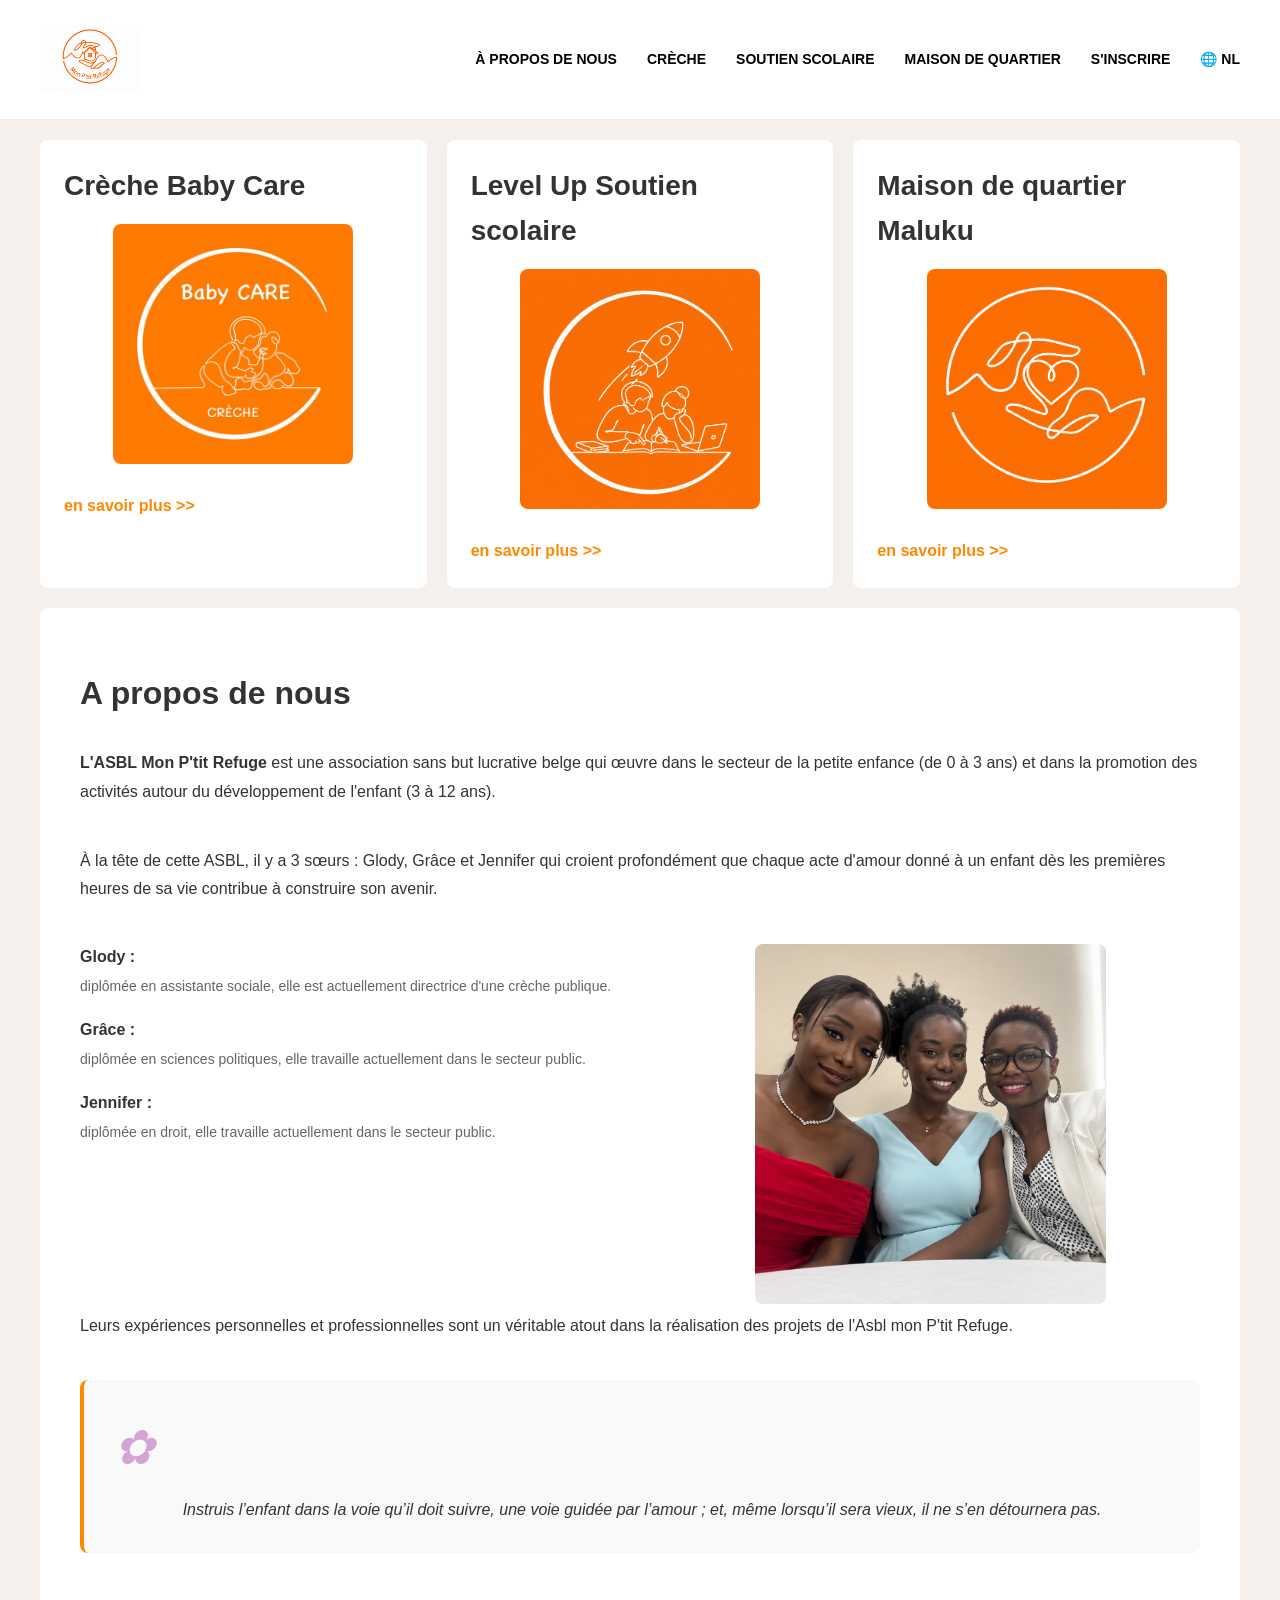
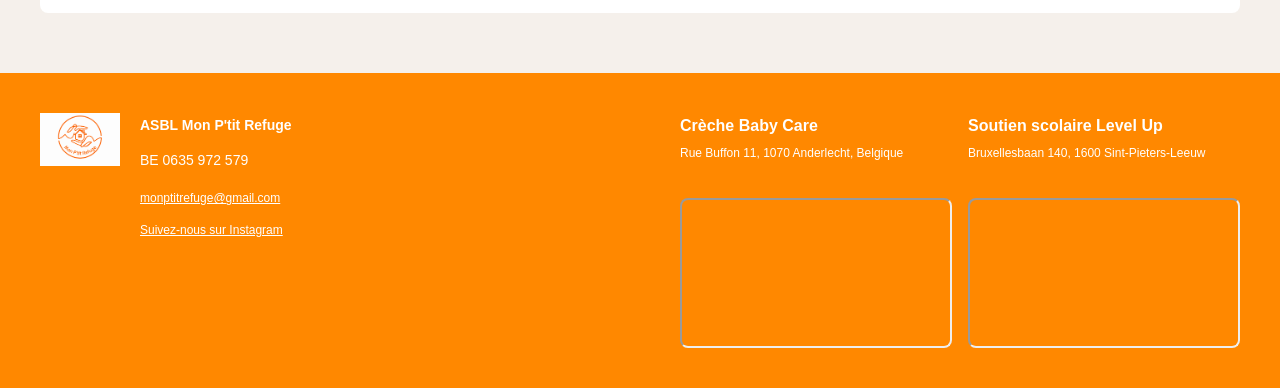
<file: index.html>
<!DOCTYPE html>
<html lang="fr">
<head>
    <meta charset="UTF-8">
    <meta name="viewport" content="width=device-width, initial-scale=1.0">
    <title>ASBL Mon P'tit Refuge - Baby Care</title>
    <link rel="stylesheet" href="style.css">
</head>
<body>
    <!-- Header & Navigation -->
    <header>
        <div class="logo">
            <img src="Afbeelding1.png" alt="Logo">
        </div>
        <nav>
            <a href="#about">À PROPOS DE NOUS</a>
            <a href="babycare_fr.html">CRÈCHE</a>
            <a href="levelup_fr.html">SOUTIEN SCOLAIRE</a>
            <a href="maison_fr.html">MAISON DE QUARTIER</a>
            <a href="inscription_fr.html">S'INSCRIRE</a>
            <a href="index_nl.html">🌐 NL</a>
        </nav>
    </header>

    <!-- Main Content -->
    <main>
        <div class="sections-grid">
        <!-- Section 1: Baby Care -->
        <section class="section">
            <div class="section-content">
                <h2>Crèche Baby Care</h2>
                <div class="section-image">
                    <img src="babycara_creche.jpeg" alt="Baby Care">
                </div>
                <a class="learn-more" href="babycare_fr.html">en savoir plus &gt;&gt;</a>
            </div>
        </section>

        <!-- Section 2: Level Up -->
        <section class="section">
            <div class="section-content">
                <h2>Level Up Soutien scolaire</h2>
                <div class="section-image">
                    <img src="levelup_studiebegeleiding.jpeg" alt="Level Up">
                </div>
                <a class="learn-more" href="levelup_fr.html">en savoir plus &gt;&gt;</a>
            </div>
        </section>

        <!-- Section 3: Orphanage -->
        <section class="section">
            <div class="section-content">
                <h2>Maison de quartier Maluku</h2>
                <div class="section-image">
                    <img src="Afbeelding2.png" alt="Orphelinat">
                </div>
                <a class="learn-more" href="maison_fr.html">en savoir plus &gt;&gt;</a>
            </div>
        </section>
        </div>

        <!-- About Section -->
        <section class="about-section" id="about">
            <h2 class="about-title">A propos de nous</h2>
            
            <div class="about-intro">
                <p>
                    <strong>L'ASBL Mon P'tit Refuge</strong> est une association sans but lucrative belge qui œuvre dans le secteur de la 
                    petite enfance (de 0 à 3 ans) et dans la promotion des activités autour du développement 
                    de l'enfant (3 à 12 ans).
                </p>
            </div>

            <div class="about-intro">
                <p>
                    À la tête de cette ASBL, il y a 3 sœurs : Glody, Grâce et Jennifer qui croient profondément que chaque acte 
                    d'amour donné à un enfant dès les premières heures de sa vie contribue à construire son avenir.
                </p>
            </div>

            <div class="team-container">
                <div class="team-members">
                    <div class="team-member">
                        <div class="team-member-name">Glody :</div>
                        <div class="team-member-description">
                            diplômée en assistante sociale, elle est actuellement directrice d'une crèche publique.
                        </div>
                    </div>

                    <div class="team-member">
                        <div class="team-member-name">Grâce :</div>
                        <div class="team-member-description">
                            diplômée en sciences politiques, elle travaille actuellement dans le secteur public.
                        </div>
                    </div>

                    <div class="team-member">
                        <div class="team-member-name">Jennifer :</div>
                        <div class="team-member-description">
                            diplômée en droit, elle travaille actuellement dans le secteur public.
                        </div>
                    </div>
                </div>

                <div class="team-photo">
                    <img src="Afbeelding3.png" alt="Team Members">
                </div>
            </div>

            <div class="about-intro">
                <p>
                    Leurs expériences personnelles et professionnelles sont un véritable atout dans la réalisation des projets de 
                    l'Asbl mon P'tit Refuge.
                </p>
            </div>

            <div class="quote-section">
                <div class="quote-icon">✿</div>
                <p>
                    Instruis l’enfant dans la voie qu’il doit suivre, une voie guidée par l’amour ; et, même lorsqu’il sera vieux, il ne s’en détournera pas.
                </p>
            </div>
        </section>
    </main>

    <!-- Footer -->
    <footer>
        <div class="footer-left">
            <div class="footer-logo">
                <img src="Afbeelding1.png" alt="Logo">
            </div>
            <div class="footer-contact">
                <p><strong>ASBL Mon P'tit Refuge</strong></p>
                <p>BE 0635 972 579</p>
                <p style="margin-top: 15px; font-size: 12px;">
                    <a href="mailto:monptitrefuge@gmail.com" style="color: white;">monptitrefuge@gmail.com</a>
                </p>
                <p style="font-size: 12px;">
                    <a href="https://www.instagram.com/babycare.creche/" target="_blank" rel="noopener noreferrer" style="color: white;">Suivez-nous sur Instagram</a>
                </p>
            </div>
        </div>
        <div class="footer-maps">
            <div class="footer-map">
                <h2>Crèche Baby Care</h2>
                <p>Rue Buffon 11, 1070 Anderlecht, Belgique</p>
                <iframe
                    src="https://www.google.com/maps?q=Rue+Buffon+11,+1070+Anderlecht,+Belgique&amp;output=embed&amp;hl=fr"
                    title="Carte Google Maps de la crèche Baby Care : Rue Buffon 11, 1070 Anderlecht, Belgique"
                    allowfullscreen
                    loading="lazy"
                    referrerpolicy="no-referrer-when-downgrade">
                </iframe>
            </div>
            <div class="footer-map">
                <h2>Soutien scolaire Level Up</h2>
                <p>Bruxellesbaan 140, 1600 Sint-Pieters-Leeuw</p>
                <iframe
                    src="https://www.google.com/maps?q=Bruxellesbaan+140,+1600+Sint-Pieters-Leeuw&amp;output=embed&amp;hl=fr"
                    title="Carte Google Maps du soutien scolaire Level Up : Bruxellesbaan 140, 1600 Sint-Pieters-Leeuw"
                    allowfullscreen
                    loading="lazy"
                    referrerpolicy="no-referrer-when-downgrade">
                </iframe>
            </div>
        </div>
    </footer>

</body>
</html>
</file>
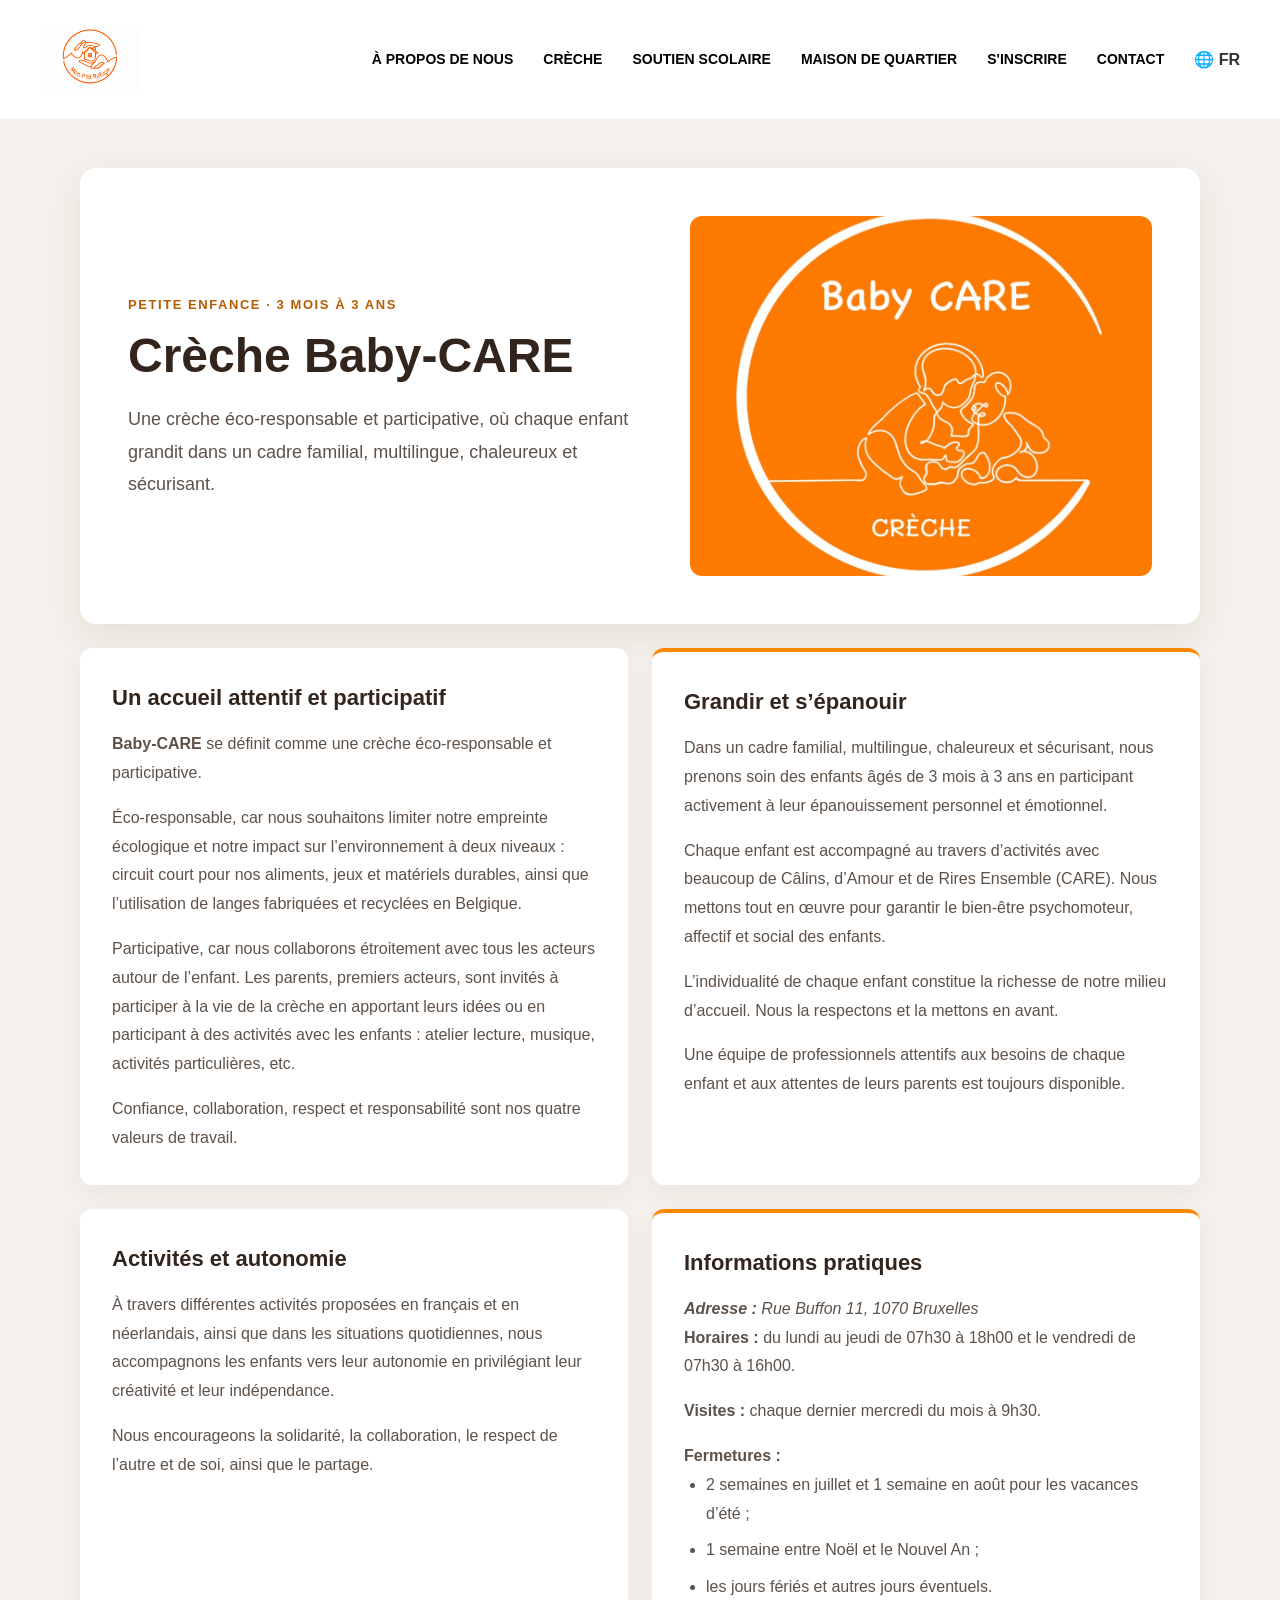
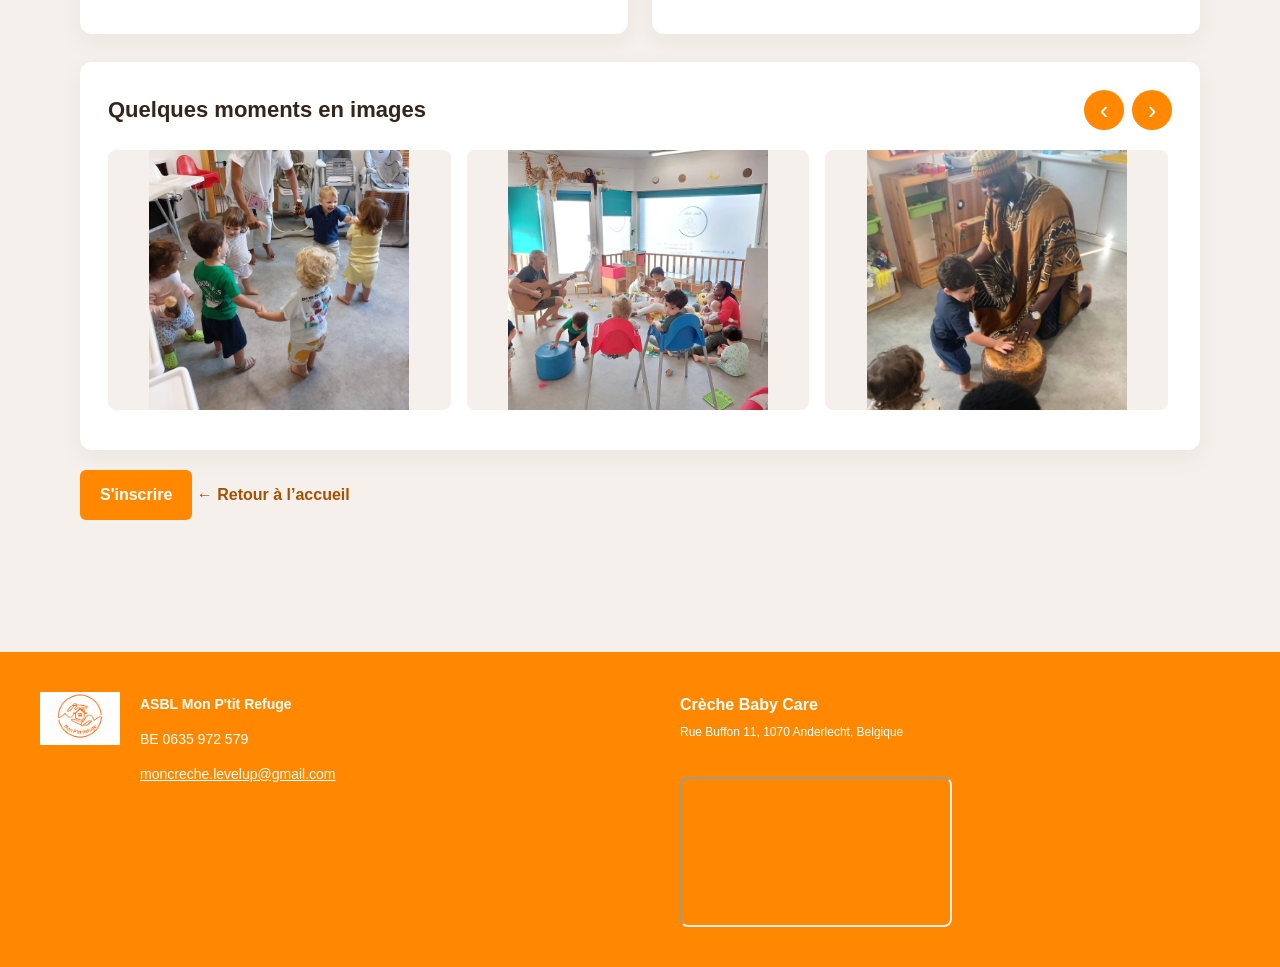
<file: babycare_fr.html>
<!DOCTYPE html>
<html lang="fr">
<head>
    <meta charset="UTF-8">
    <meta name="viewport" content="width=device-width, initial-scale=1.0">
    <meta name="description" content="Découvrez la crèche éco-responsable et participative Baby-CARE à Bruxelles.">
    <title>Crèche Baby Care | ASBL Mon P'tit Refuge</title>
    <link rel="stylesheet" href="style.css">
</head>
<body>
    <header>
        <a class="logo" href="index.html" aria-label="Accueil Mon P'tit Refuge">
            <img src="Afbeelding1.png" alt="Logo de l'ASBL Mon P'tit Refuge">
        </a>
        <nav aria-label="Navigation principale">
            <a href="index.html#about">À PROPOS DE NOUS</a>
            <a href="babycare_fr.html" aria-current="page">CRÈCHE</a>
            <a href="levelup_fr.html">SOUTIEN SCOLAIRE</a>
            <a href="maison_fr.html">MAISON DE QUARTIER</a>
            <a href="inscription_fr.html">S'INSCRIRE</a>
            <a href="index.html#contact">CONTACT</a>
            <span class="language-toggle">🌐 FR</span>
        </nav>
    </header>

    <main class="service-page">
        <section class="service-hero" aria-labelledby="page-title">
            <div>
                <span class="service-eyebrow">Petite enfance · 3 mois à 3 ans</span>
                <h1 id="page-title">Crèche Baby-CARE</h1>
                <p class="service-lead">Une crèche éco-responsable et participative, où chaque enfant grandit dans un cadre familial, multilingue, chaleureux et sécurisant.</p>
            </div>
            <img class="service-hero-image" src="babycara_creche.jpeg" alt="La crèche Baby Care">
        </section>

        <div class="service-content">
            <section class="service-card">
                <h2>Un accueil attentif et participatif</h2>
                <p><strong>Baby-CARE</strong> se définit comme une crèche éco-responsable et participative.</p>
                <p>Éco-responsable, car nous souhaitons limiter notre empreinte écologique et notre impact sur l’environnement à deux niveaux : circuit court pour nos aliments, jeux et matériels durables, ainsi que l’utilisation de langes fabriquées et recyclées en Belgique.</p>
                <p>Participative, car nous collaborons étroitement avec tous les acteurs autour de l’enfant. Les parents, premiers acteurs, sont invités à participer à la vie de la crèche en apportant leurs idées ou en participant à des activités avec les enfants : atelier lecture, musique, activités particulières, etc.</p>
                <p>Confiance, collaboration, respect et responsabilité sont nos quatre valeurs de travail.</p>
            </section>

            <section class="service-card service-highlight">
                <h2>Grandir et s’épanouir</h2>
                <p>Dans un cadre familial, multilingue, chaleureux et sécurisant, nous prenons soin des enfants âgés de 3 mois à 3 ans en participant activement à leur épanouissement personnel et émotionnel.</p>
                <p>Chaque enfant est accompagné au travers d’activités avec beaucoup de Câlins, d’Amour et de Rires Ensemble (CARE). Nous mettons tout en œuvre pour garantir le bien-être psychomoteur, affectif et social des enfants.</p>
                <p>L’individualité de chaque enfant constitue la richesse de notre milieu d’accueil. Nous la respectons et la mettons en avant.</p>
                <p>Une équipe de professionnels attentifs aux besoins de chaque enfant et aux attentes de leurs parents est toujours disponible.</p>
            </section>

            <section class="service-card">
                <h2>Activités et autonomie</h2>
                <p>À travers différentes activités proposées en français et en néerlandais, ainsi que dans les situations quotidiennes, nous accompagnons les enfants vers leur autonomie en privilégiant leur créativité et leur indépendance.</p>
                <p>Nous encourageons la solidarité, la collaboration, le respect de l’autre et de soi, ainsi que le partage.</p>
            </section>

            <section class="service-card service-highlight">
                <h2>Informations pratiques</h2>
                <address><strong>Adresse :</strong> Rue Buffon 11, 1070 Bruxelles</address>
                <p><strong>Horaires :</strong> du lundi au jeudi de 07h30 à 18h00 et le vendredi de 07h30 à 16h00.</p>
                <p><strong>Visites :</strong> chaque dernier mercredi du mois à 9h30.</p>
                <p><strong>Fermetures :</strong></p>
                <ul>
                    <li>2 semaines en juillet et 1 semaine en août pour les vacances d’été ;</li>
                    <li>1 semaine entre Noël et le Nouvel An ;</li>
                    <li>les jours fériés et autres jours éventuels.</li>
                </ul>
            </section>
        </div>

        <section class="service-gallery" aria-labelledby="gallery-title">
            <div class="service-gallery-header">
                <h2 id="gallery-title">Quelques moments en images</h2>
                <div class="service-gallery-controls">
                    <button class="gallery-control" type="button" data-direction="-1" aria-label="Photos précédentes">‹</button>
                    <button class="gallery-control" type="button" data-direction="1" aria-label="Photos suivantes">›</button>
                </div>
            </div>
            <div class="service-gallery-track" id="service-gallery-track" aria-label="Photos de la crèche Baby-CARE">
                <img src="babycare1.jfif" alt="Photo de la crèche Baby-CARE 1">
                <img src="babycare2.jfif" alt="Photo de la crèche Baby-CARE 2">
                <img src="babycare3.jfif" alt="Photo de la crèche Baby-CARE 3">
                <img src="babycare4.jfif" alt="Photo de la crèche Baby-CARE 4">
                <img src="babycare5.jfif" alt="Photo de la crèche Baby-CARE 5">
                <img src="babycare6.jpg" alt="Photo de la crèche Baby-CARE 6">
                <img src="babycare7.jfif" alt="Photo de la crèche Baby-CARE 7">
            </div>
        </section>

        <a class="signup-button" href="https://docs.google.com/forms/d/e/1FAIpQLSfmUHJge3GSvScehpJJgGXqgUoajpXSnKRu8rYGboFOCDLwyw/viewform?usp=header">S'inscrire</a>
        <a class="service-back-link" href="index.html">← Retour à l’accueil</a>
    </main>

    <footer>
        <div class="footer-left">
            <div class="footer-logo">
                <img src="Afbeelding1.png" alt="Logo de l'ASBL Mon P'tit Refuge">
            </div>
            <div class="footer-contact">
                <p><strong>ASBL Mon P'tit Refuge</strong></p>
                <p>BE 0635 972 579</p>
                <p><a href="mailto:moncreche.levelup@gmail.com" style="color: white;">moncreche.levelup@gmail.com</a></p>
            </div>
        </div>
        <div class="footer-maps">
            <div class="footer-map">
                <h2>Crèche Baby Care</h2>
                <p>Rue Buffon 11, 1070 Anderlecht, Belgique</p>
                <iframe
                    src="https://www.google.com/maps?q=Rue+Buffon+11,+1070+Anderlecht,+Belgique&amp;output=embed&amp;hl=fr"
                    title="Carte Google Maps de la crèche Baby Care : Rue Buffon 11, 1070 Anderlecht, Belgique"
                    allowfullscreen
                    loading="lazy"
                    referrerpolicy="no-referrer-when-downgrade">
                </iframe>
            </div>
        </div>
    </footer>
    <script>
        var galleryTrack = document.getElementById('service-gallery-track');
        document.querySelectorAll('.gallery-control').forEach(function (button) {
            button.addEventListener('click', function () {
                var image = galleryTrack.querySelector('img');
                var gap = parseFloat(window.getComputedStyle(galleryTrack).columnGap) || 0;
                var scrollDistance = image.getBoundingClientRect().width + gap;
                galleryTrack.scrollBy({
                    left: scrollDistance * Number(button.dataset.direction),
                    behavior: 'smooth'
                });
            });
        });
    </script>
</body>
</html>
</file>
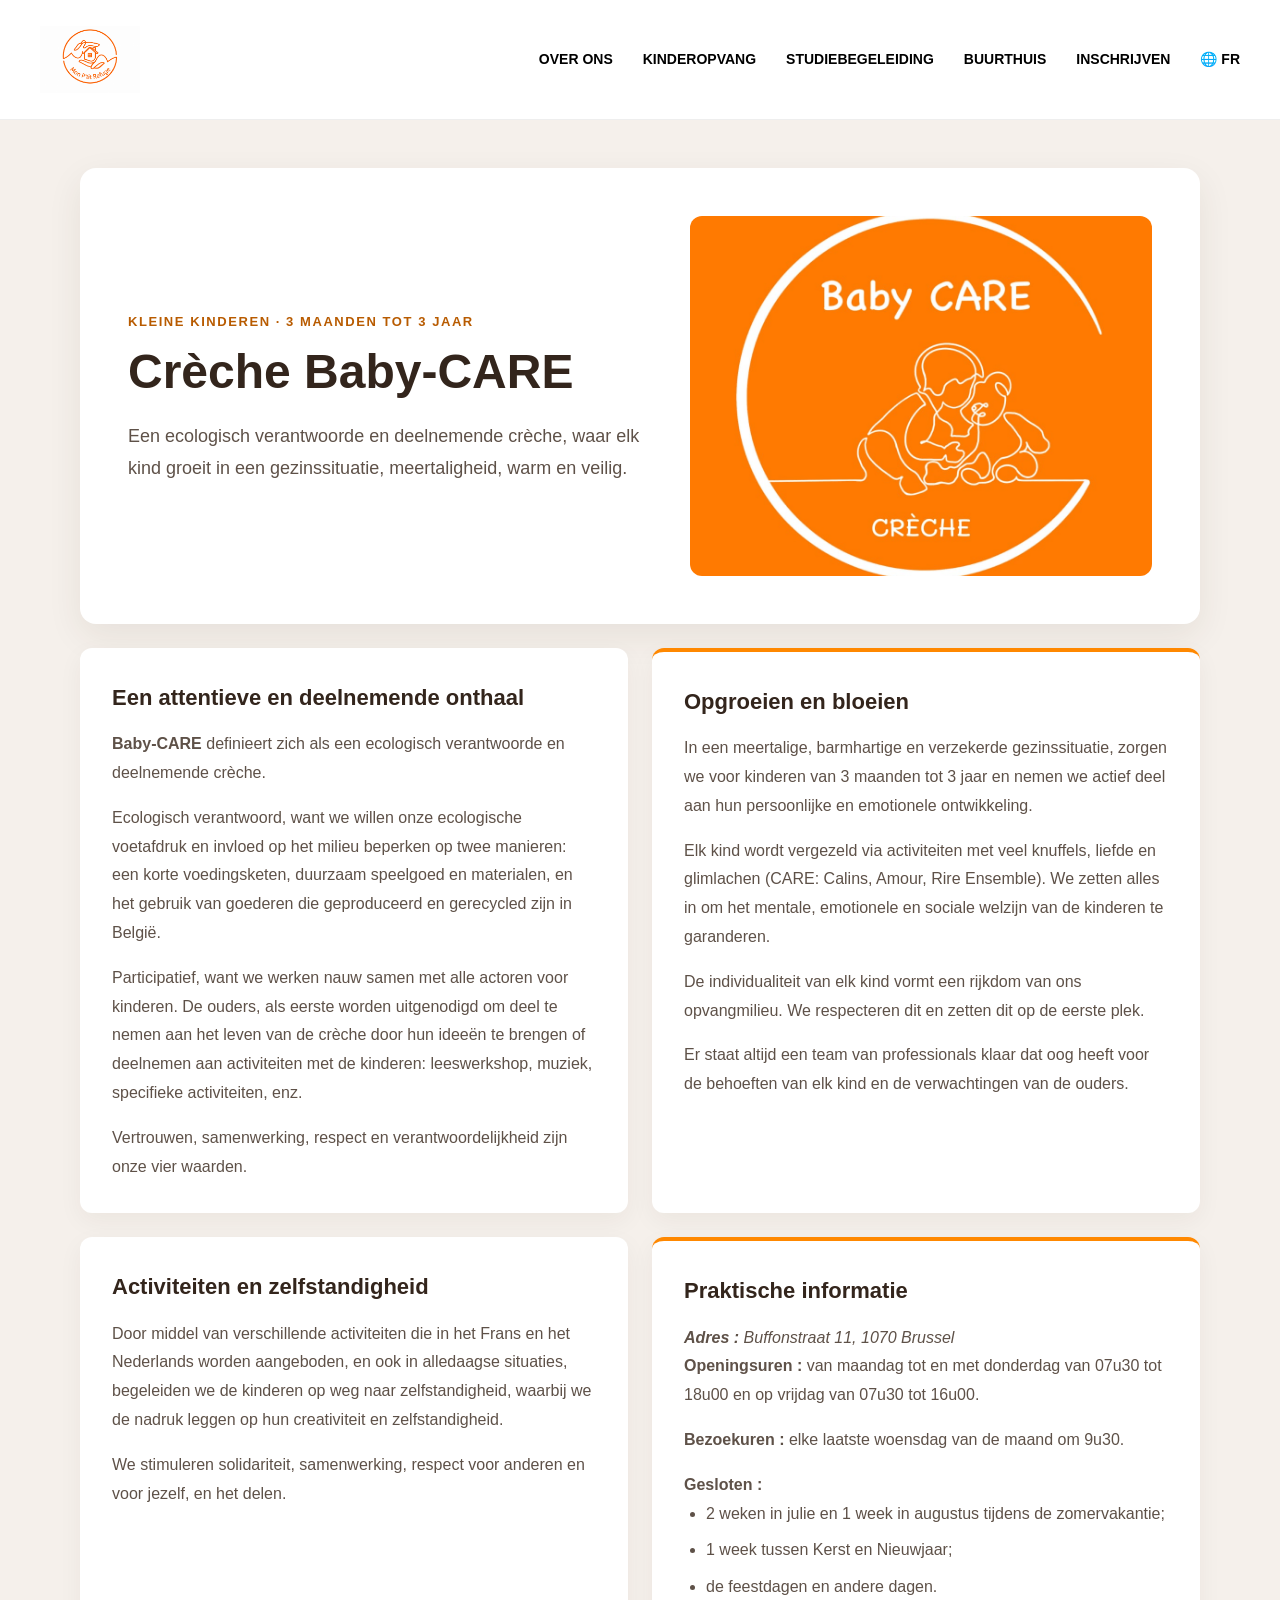
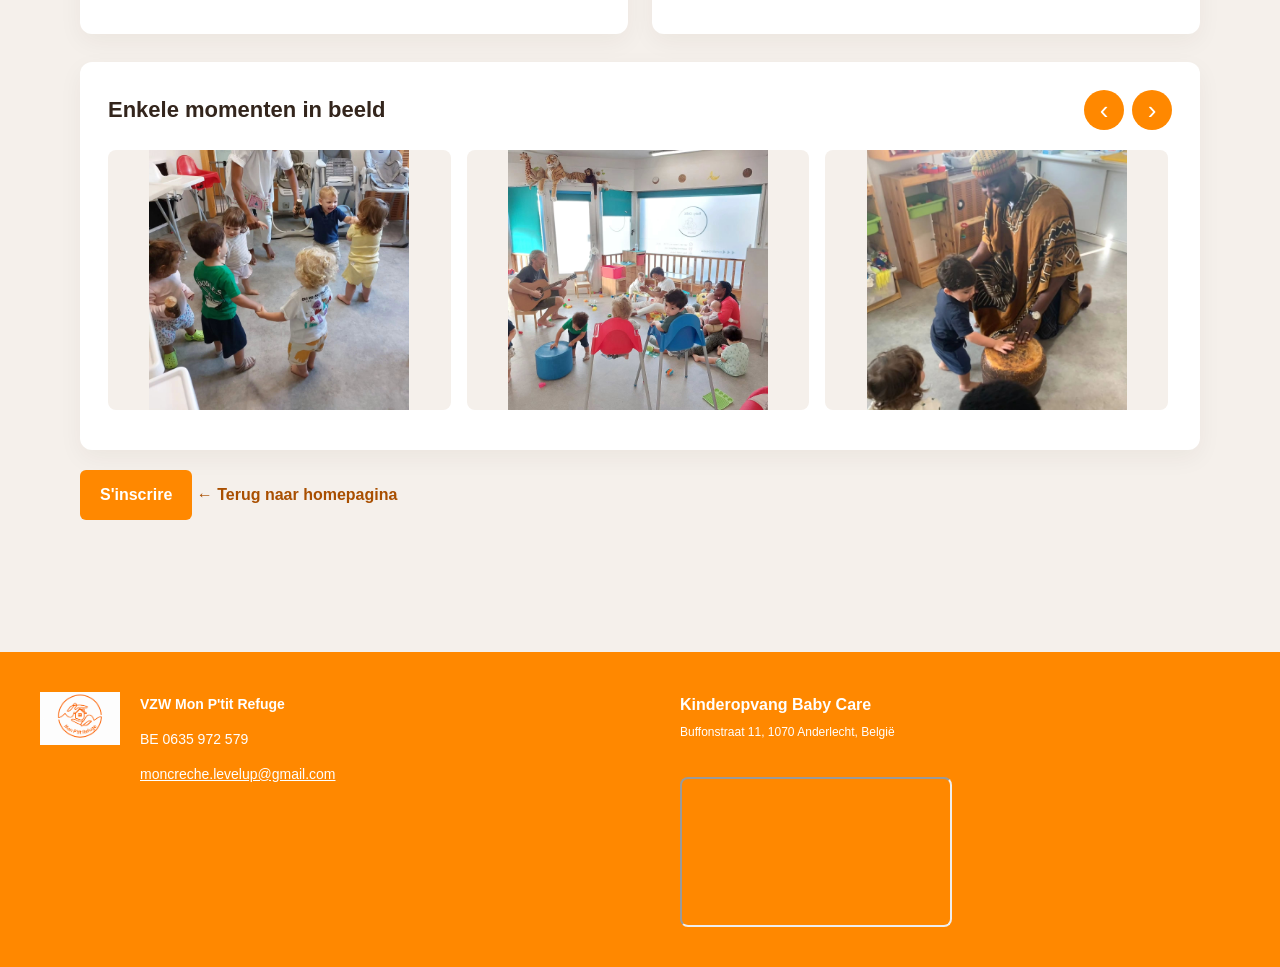
<file: babycare_nl.html>
<!DOCTYPE html>
<html lang="nl">
<head>
    <meta charset="UTF-8">
    <meta name="viewport" content="width=device-width, initial-scale=1.0">
    <meta name="description" content="Ontdek de ecologisch verantwoorde en deelnemende Baby-CARE crèche in Brussel.">
    <title>Kinderopvang Baby Care | VZW Mon P'tit Refuge</title>
    <link rel="stylesheet" href="style.css">
</head>
<body>
    <header>
        <a class="logo" href="index_nl.html" aria-label="Accueil Mon P'tit Refuge">
            <img src="Afbeelding1.png" alt="Logo de l'ASBL Mon P'tit Refuge">
        </a>
        <nav aria-label="Navigation principale">
            <a href="index_nl.html#about">OVER ONS</a>
            <a href="babycare_nl.html" aria-current="page">KINDEROPVANG</a>
            <a href="levelup_nl.html">STUDIEBEGELEIDING</a>
            <a href="maison_nl.html">BUURTHUIS</a>
            <a href="inscription_nl.html">INSCHRIJVEN</a>
            <a href="babycare_fr.html">🌐 FR</a>
        </nav>
    </header>

    <main class="service-page">
        <section class="service-hero" aria-labelledby="page-title">
            <div>
                <span class="service-eyebrow">Kleine kinderen · 3 maanden tot 3 jaar</span>
                <h1 id="page-title">Crèche Baby-CARE</h1>
                <p class="service-lead"> Een ecologisch verantwoorde en deelnemende crèche, waar elk kind groeit in een gezinssituatie, meertaligheid, warm en veilig.</p>
            </div>
            <img class="service-hero-image" src="babycara_creche.jpeg" alt="La crèche Baby Care">
        </section>

        <div class="service-content">
            <section class="service-card">
                <h2>Een attentieve en deelnemende onthaal</h2>
                <p><strong>Baby-CARE</strong> definieert zich als een ecologisch verantwoorde en deelnemende crèche.</p>
                <p>Ecologisch verantwoord, want we willen onze ecologische voetafdruk en invloed op het milieu beperken op twee manieren: een korte voedingsketen, duurzaam speelgoed en materialen, en het gebruik van goederen die geproduceerd en gerecycled zijn in België.</p>
                <p>Participatief, want we werken nauw samen met alle actoren voor kinderen. De ouders, als eerste worden uitgenodigd om deel te nemen aan het leven van de crèche door hun ideeën te brengen of deelnemen aan activiteiten met de kinderen: leeswerkshop, muziek, specifieke activiteiten, enz.</p>
                <p>Vertrouwen, samenwerking, respect en verantwoordelijkheid zijn onze vier waarden.</p>
            </section>

            <section class="service-card service-highlight">
                <h2>Opgroeien en bloeien</h2>
                <p>In een meertalige, barmhartige en verzekerde gezinssituatie, zorgen we voor kinderen van 3 maanden tot 3 jaar en nemen we actief deel aan hun persoonlijke en emotionele ontwikkeling.</p>
                <p>Elk kind wordt vergezeld via activiteiten met veel knuffels, liefde en glimlachen (CARE: Calins, Amour, Rire Ensemble). We zetten alles in om het mentale, emotionele en sociale welzijn van de kinderen te garanderen.</p>
                <p>De individualiteit van elk kind vormt een rijkdom van ons opvangmilieu. We respecteren dit en zetten dit op de eerste plek.</p>
                <p>Er staat altijd een team van professionals klaar dat oog heeft voor de behoeften van elk kind en de verwachtingen van de ouders.</p>
            </section>

            <section class="service-card">
                <h2>Activiteiten en zelfstandigheid</h2>
                <p>Door middel van verschillende activiteiten die in het Frans en het Nederlands worden aangeboden, en ook in alledaagse situaties, begeleiden we de kinderen op weg naar zelfstandigheid, waarbij we de nadruk leggen op hun creativiteit en zelfstandigheid.</p>
                <p>We stimuleren solidariteit, samenwerking, respect voor anderen en voor jezelf, en het delen.</p>
            </section>

            <section class="service-card service-highlight">
                <h2>Praktische informatie</h2>
                <address><strong>Adres :</strong> Buffonstraat 11, 1070 Brussel</address>
                <p><strong>Openingsuren :</strong> van maandag tot en met donderdag van 07u30 tot 18u00 en op vrijdag van 07u30 tot 16u00.</p>
                <p><strong>Bezoekuren :</strong> elke laatste woensdag van de maand om 9u30.</p>
                <p><strong>Gesloten :</strong></p>
                <ul>
                    <li>2 weken in julie en 1 week in augustus tijdens de zomervakantie;</li>
                    <li>1 week tussen Kerst en Nieuwjaar;</li>
                    <li>de feestdagen en andere dagen.</li>
                </ul>
            </section>
        </div>

        <section class="service-gallery" aria-labelledby="gallery-title">
            <div class="service-gallery-header">
                <h2 id="gallery-title">Enkele momenten in beeld</h2>
                <div class="service-gallery-controls">
                    <button class="gallery-control" type="button" data-direction="-1" aria-label="Photos précédentes">‹</button>
                    <button class="gallery-control" type="button" data-direction="1" aria-label="Photos suivantes">›</button>
                </div>
            </div>
            <div class="service-gallery-track" id="service-gallery-track" aria-label="Photos de la crèche Baby-CARE">
                <img src="babycare1.jfif" alt="Photo de la crèche Baby-CARE 1">
                <img src="babycare2.jfif" alt="Photo de la crèche Baby-CARE 2">
                <img src="babycare3.jfif" alt="Photo de la crèche Baby-CARE 3">
                <img src="babycare4.jfif" alt="Photo de la crèche Baby-CARE 4">
                <img src="babycare5.jfif" alt="Photo de la crèche Baby-CARE 5">
                <img src="babycare6.jpg" alt="Photo de la crèche Baby-CARE 6">
                <img src="babycare7.jfif" alt="Photo de la crèche Baby-CARE 7">
            </div>
        </section>

        <a class="signup-button" href="https://docs.google.com/forms/d/e/1FAIpQLSfmUHJge3GSvScehpJJgGXqgUoajpXSnKRu8rYGboFOCDLwyw/viewform?usp=header">S'inscrire</a>
        <a class="service-back-link" href="index.html">← Terug naar homepagina</a>
    </main>

    <footer>
        <div class="footer-left">
            <div class="footer-logo">
                <img src="Afbeelding1.png" alt="Logo de de VZW Mon P'tit Refuge">
            </div>
            <div class="footer-contact">
                <p><strong>VZW Mon P'tit Refuge</strong></p>
                <p>BE 0635 972 579</p>
                <p><a href="mailto:moncreche.levelup@gmail.com" style="color: white;">moncreche.levelup@gmail.com</a></p>
            </div>
        </div>
        <div class="footer-maps">
            <div class="footer-map">
                <h2>Kinderopvang Baby Care</h2>
                <p>Buffonstraat 11, 1070 Anderlecht, België</p>
                <iframe
                    src="https://www.google.com/maps?q=Buffonstraat+11,+1070+Anderlecht,+België&amp;output=embed&amp;hl=nl"
                    title="Carte Google Maps de la crèche Baby Care : Buffonstraat 11, 1070 Anderlecht, België"
                    allowfullscreen
                    loading="lazy"
                    referrerpolicy="no-referrer-when-downgrade">
                </iframe>
            </div>
        </div>
    </footer>
    <script>
        var galleryTrack = document.getElementById('service-gallery-track');
        document.querySelectorAll('.gallery-control').forEach(function (button) {
            button.addEventListener('click', function () {
                var image = galleryTrack.querySelector('img');
                var gap = parseFloat(window.getComputedStyle(galleryTrack).columnGap) || 0;
                var scrollDistance = image.getBoundingClientRect().width + gap;
                galleryTrack.scrollBy({
                    left: scrollDistance * Number(button.dataset.direction),
                    behavior: 'smooth'
                });
            });
        });
    </script>
</body>
</html>
</file>
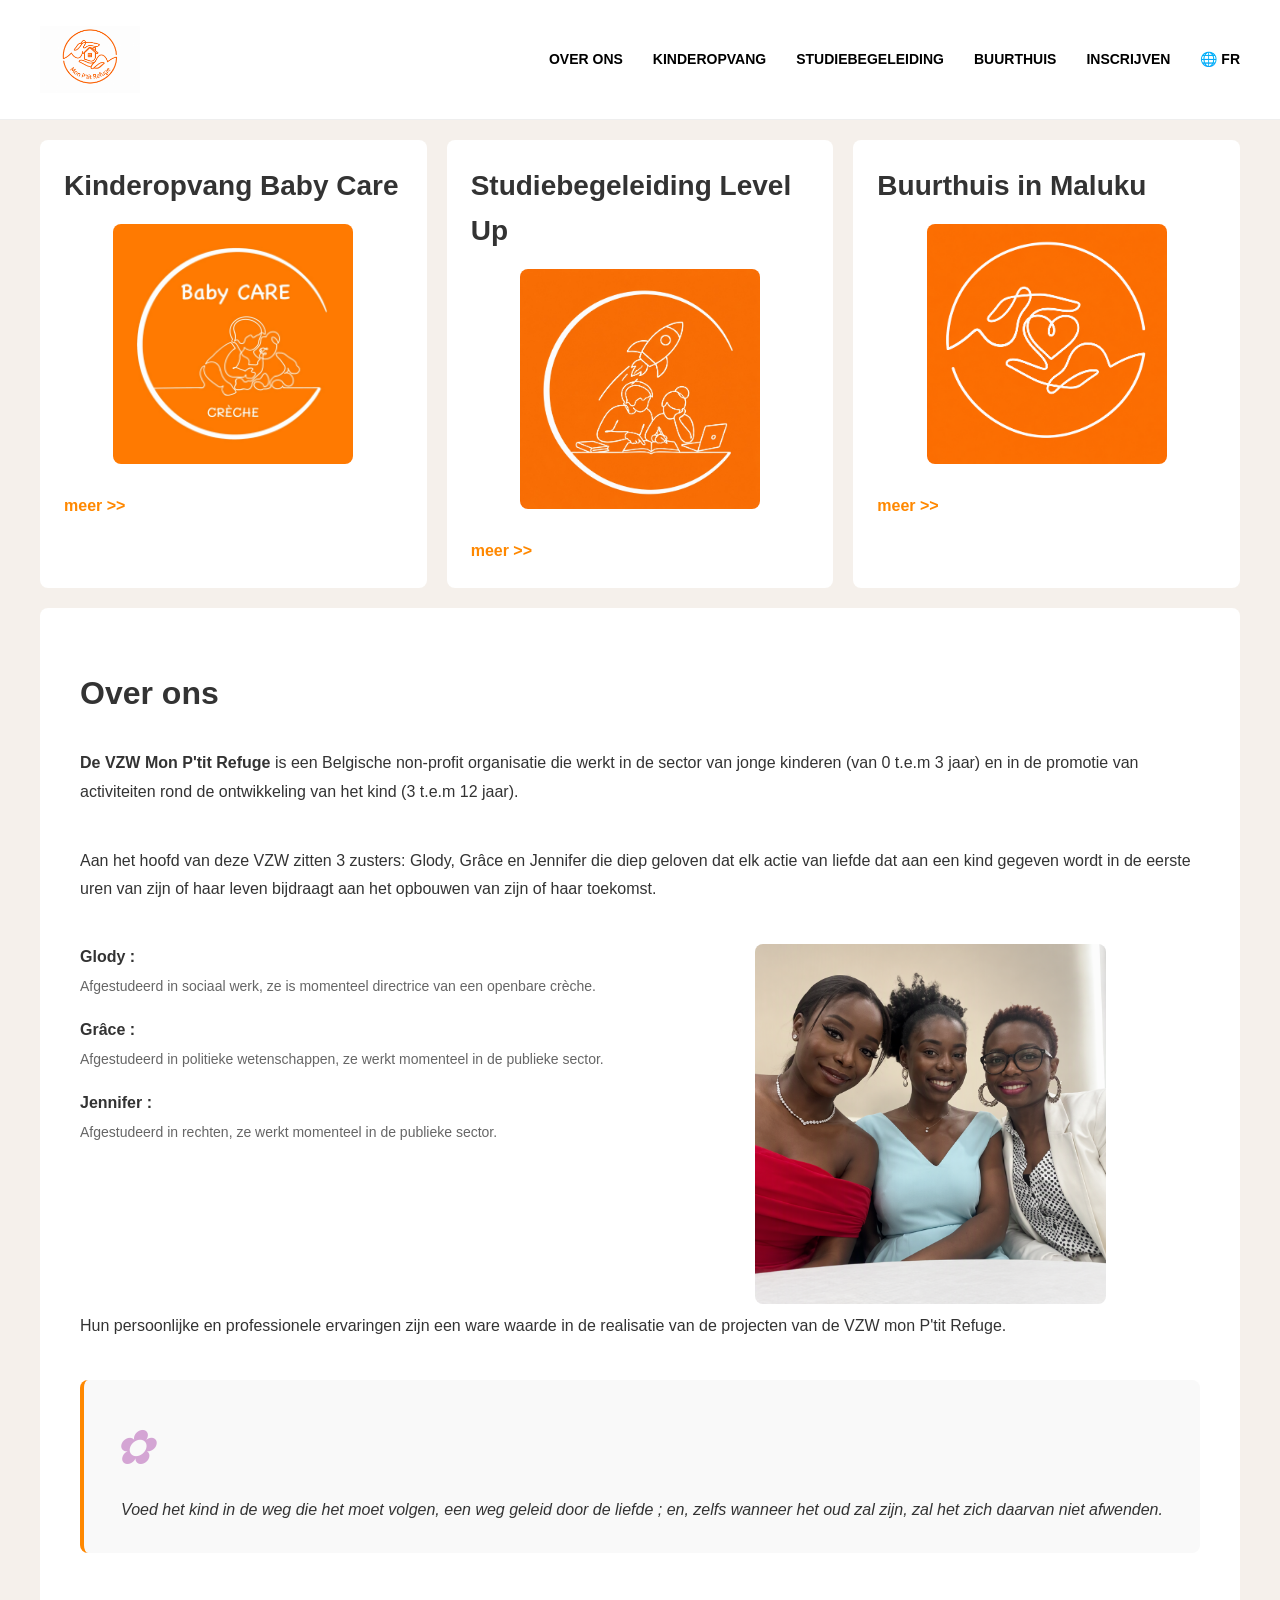
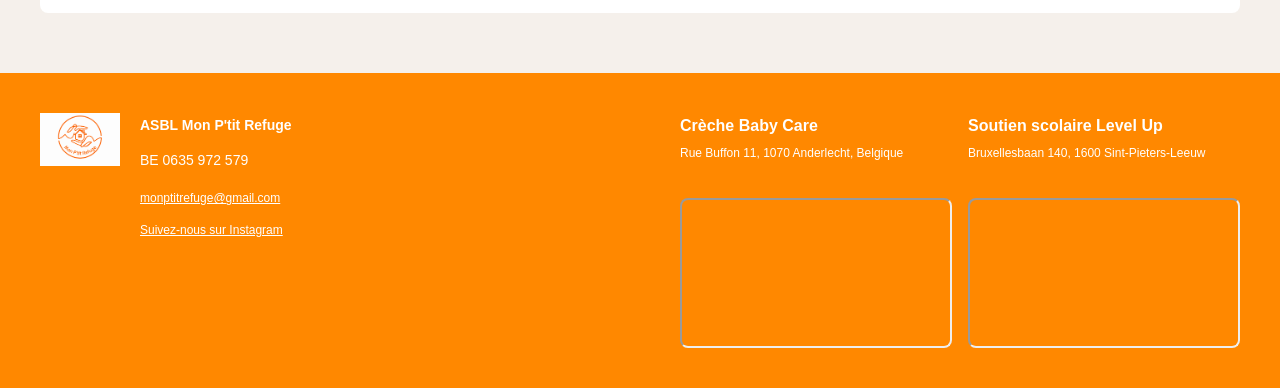
<file: index_nl.html>
<!DOCTYPE html>
<html lang="nl">
<head>
    <meta charset="UTF-8">
    <meta name="viewport" content="width=device-width, initial-scale=1.0">
    <title>VZW Mon P'tit Refuge - Baby Care</title>
    <link rel="stylesheet" href="style.css">
</head>
<body>
    <!-- Header & Navigation -->
    <header>
        <div class="logo">
            <img src="Afbeelding1.png" alt="Logo">
        </div>
        <nav>
            <a href="#about">OVER ONS</a>
            <a href="babycare_nl.html">KINDEROPVANG</a>
            <a href="levelup_nl.html">STUDIEBEGELEIDING</a>
            <a href="maison_nl.html">BUURTHUIS</a>
            <a href="inscription_nl.html">INSCRIJVEN</a>
            <a href="index.html">🌐 FR</a>
        </nav>
    </header>

    <!-- Main Content -->
    <main>
        <div class="sections-grid">
        <!-- Section 1: Baby Care -->
        <section class="section">
            <div class="section-content">
                <h2>Kinderopvang Baby Care</h2>
                <div class="section-image">
                    <img src="babycara_creche.jpeg" alt="Baby Care">
                </div>
                <a class="learn-more" href="babycare_nl.html">meer &gt;&gt;</a>
            </div>
        </section>

        <!-- Section 2: Level Up -->
        <section class="section">
            <div class="section-content">
                <h2>Studiebegeleiding Level Up</h2>
                <div class="section-image">
                    <img src="levelup_studiebegeleiding.jpeg" alt="Level Up">
                </div>
                <a class="learn-more" href="levelup_nl.html">meer &gt;&gt;</a>
            </div>
        </section>

        <!-- Section 3: Orphanage -->
        <section class="section">
            <div class="section-content">
                <h2>Buurthuis in Maluku</h2>
                <div class="section-image">
                    <img src="Afbeelding2.png" alt="Orphelinat">
                </div>
                <a class="learn-more" href="maison_nl.html">meer &gt;&gt;</a>
            </div>
        </section>
        </div>

        <!-- About Section -->
        <section class="about-section" id="about">
            <h2 class="about-title">Over ons</h2>

            <div class="about-intro">
                <p>
                    <strong>De VZW Mon P'tit Refuge</strong> is een Belgische non-profit organisatie die werkt in de sector van jonge kinderen (van 0 t.e.m 3 jaar) en in de promotie van activiteiten rond de ontwikkeling van het kind (3 t.e.m 12 jaar).
                </p>
            </div>

            <div class="about-intro">
                <p>
                    Aan het hoofd van deze VZW zitten 3 zusters: Glody, Grâce en Jennifer die diep geloven dat elk actie van liefde dat aan een kind gegeven wordt in de eerste uren van zijn of haar leven bijdraagt aan het opbouwen van zijn of haar toekomst.
                </p>
            </div>

            <div class="team-container">
                <div class="team-members">
                    <div class="team-member">
                        <div class="team-member-name">Glody :</div>
                        <div class="team-member-description">
                            Afgestudeerd in sociaal werk, ze is momenteel directrice van een openbare crèche.
                        </div>
                    </div>

                    <div class="team-member">
                        <div class="team-member-name">Grâce :</div>
                        <div class="team-member-description">
                            Afgestudeerd in politieke wetenschappen, ze werkt momenteel in de publieke sector.
                        </div>
                    </div>

                    <div class="team-member">
                        <div class="team-member-name">Jennifer :</div>
                        <div class="team-member-description">
                            Afgestudeerd in rechten, ze werkt momenteel in de publieke sector.
                        </div>
                    </div>
                </div>

                <div class="team-photo">
                    <img src="Afbeelding3.png" alt="Team Members">
                </div>
            </div>

            <div class="about-intro">
                <p>
                    Hun persoonlijke en professionele ervaringen zijn een ware waarde in de realisatie van de projecten van 
                    de VZW mon P'tit Refuge.
                </p>
            </div>

            <div class="quote-section">
                <div class="quote-icon">✿</div>
                <p>
                    Voed het kind in de weg die het moet volgen, een weg geleid door de liefde ; en, zelfs wanneer het oud zal zijn, zal het zich daarvan niet afwenden.
                </p>
            </div>
        </section>
    </main>

    <!-- Footer -->
    <footer>
        <div class="footer-left">
            <div class="footer-logo">
                <img src="Afbeelding1.png" alt="Logo">
            </div>
            <div class="footer-contact">
                <p><strong>ASBL Mon P'tit Refuge</strong></p>
                <p>BE 0635 972 579</p>
                <p style="margin-top: 15px; font-size: 12px;">
                    <a href="mailto:monptitrefuge@gmail.com" style="color: white;">monptitrefuge@gmail.com</a>
                </p>
                <p style="font-size: 12px;">
                    <a href="https://www.instagram.com/babycare.creche/" target="_blank" rel="noopener noreferrer" style="color: white;">Suivez-nous sur Instagram</a>
                </p>
            </div>
        </div>
        <div class="footer-maps">
            <div class="footer-map">
                <h2>Crèche Baby Care</h2>
                <p>Rue Buffon 11, 1070 Anderlecht, Belgique</p>
                <iframe
                    src="https://www.google.com/maps?q=Rue+Buffon+11,+1070+Anderlecht,+Belgique&amp;output=embed&amp;hl=fr"
                    title="Carte Google Maps de la crèche Baby Care : Rue Buffon 11, 1070 Anderlecht, Belgique"
                    allowfullscreen
                    loading="lazy"
                    referrerpolicy="no-referrer-when-downgrade">
                </iframe>
            </div>
            <div class="footer-map">
                <h2>Soutien scolaire Level Up</h2>
                <p>Bruxellesbaan 140, 1600 Sint-Pieters-Leeuw</p>
                <iframe
                    src="https://www.google.com/maps?q=Bruxellesbaan+140,+1600+Sint-Pieters-Leeuw&amp;output=embed&amp;hl=fr"
                    title="Carte Google Maps du soutien scolaire Level Up : Bruxellesbaan 140, 1600 Sint-Pieters-Leeuw"
                    allowfullscreen
                    loading="lazy"
                    referrerpolicy="no-referrer-when-downgrade">
                </iframe>
            </div>
        </div>
    </footer>

</body>
</html>
</file>
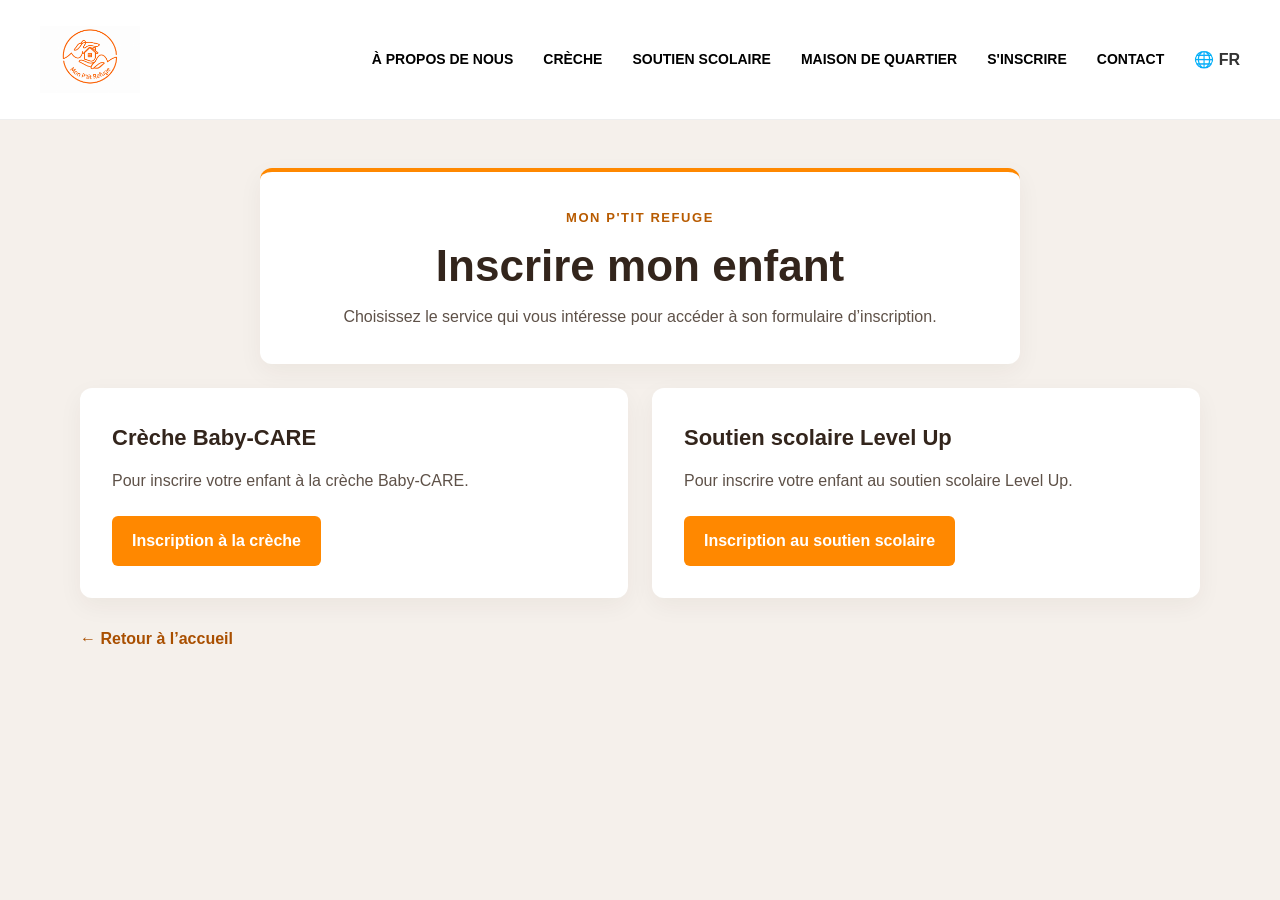
<file: inscription_fr.html>
<!DOCTYPE html>
<html lang="fr">
<head>
    <meta charset="UTF-8">
    <meta name="viewport" content="width=device-width, initial-scale=1.0">
    <meta name="description" content="Inscrivez votre enfant à la crèche Baby-CARE ou au soutien scolaire Level Up.">
    <title>Inscription | ASBL Mon P'tit Refuge</title>
    <link rel="stylesheet" href="style.css">
</head>
<body>
    <header>
        <a class="logo" href="index.html" aria-label="Accueil Mon P'tit Refuge">
            <img src="Afbeelding1.png" alt="Logo de l'ASBL Mon P'tit Refuge">
        </a>
        <nav aria-label="Navigation principale">
            <a href="index.html#about">À PROPOS DE NOUS</a>
            <a href="babycare_fr.html">CRÈCHE</a>
            <a href="levelup_fr.html">SOUTIEN SCOLAIRE</a>
            <a href="maison_fr.html">MAISON DE QUARTIER</a>
            <a href="inscription_fr.html" aria-current="page">S'INSCRIRE</a>
            <a href="index.html#contact">CONTACT</a>
            <span class="language-toggle">🌐 FR</span>
        </nav>
    </header>

    <main class="service-page signup-page">
        <section class="service-card service-highlight signup-intro" aria-labelledby="page-title">
            <span class="service-eyebrow">Mon P'tit Refuge</span>
            <h1 id="page-title">Inscrire mon enfant</h1>
            <p>Choisissez le service qui vous intéresse pour accéder à son formulaire d’inscription.</p>
        </section>

        <div class="service-content signup-options">
            <section class="service-card">
                <h2>Crèche Baby-CARE</h2>
                <p>Pour inscrire votre enfant à la crèche Baby-CARE.</p>
                <a class="signup-button" href="https://docs.google.com/forms/d/e/1FAIpQLSfmUHJge3GSvScehpJJgGXqgUoajpXSnKRu8rYGboFOCDLwyw/viewform?usp=header">Inscription à la crèche</a>
            </section>
            <section class="service-card">
                <h2>Soutien scolaire Level Up</h2>
                <p>Pour inscrire votre enfant au soutien scolaire Level Up.</p>
                <a class="signup-button" href="https://docs.google.com/forms/d/e/1FAIpQLSeVRFsTzlRAlACJE67jzJJUPJZH_7bzkMJfndi71wMGg5M4LQ/viewform?usp=header">Inscription au soutien scolaire</a>
            </section>
        </div>

        <a class="service-back-link" href="index.html">← Retour à l’accueil</a>
    </main>
</body>
</html>
</file>
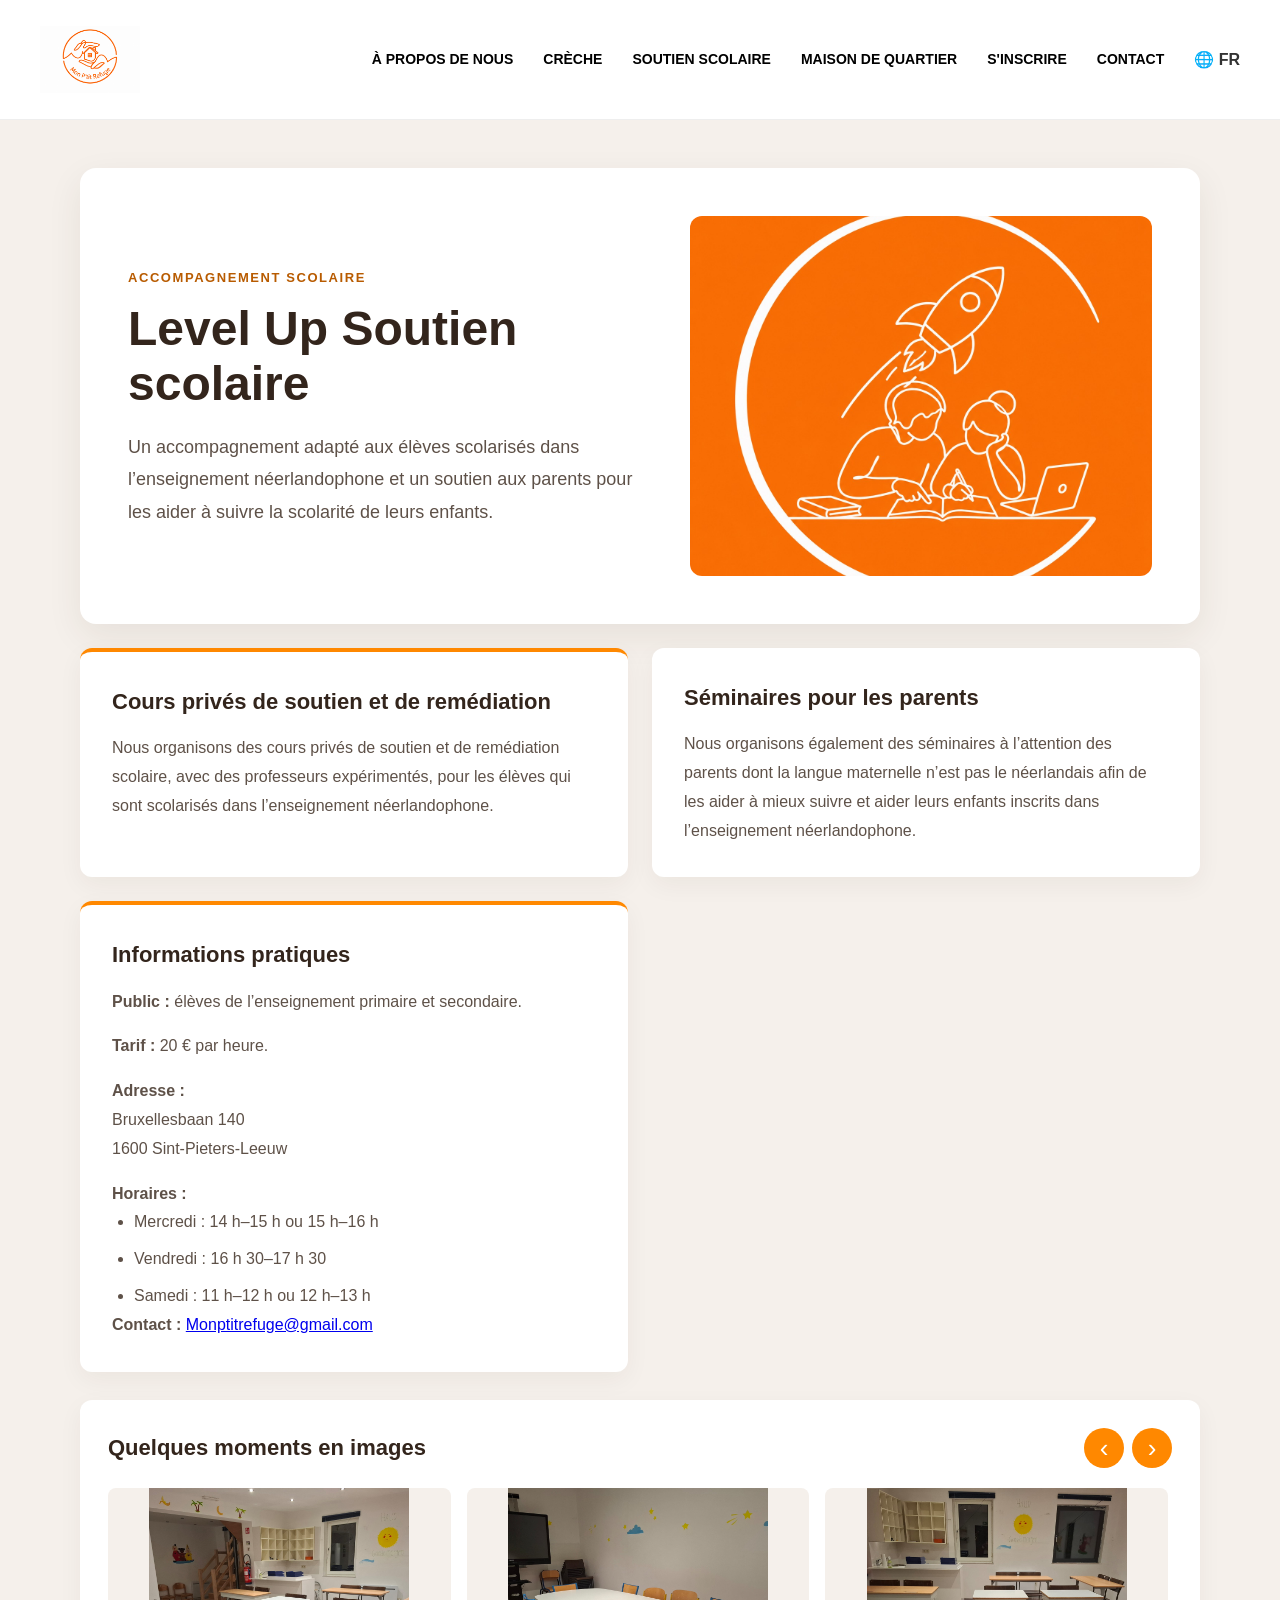
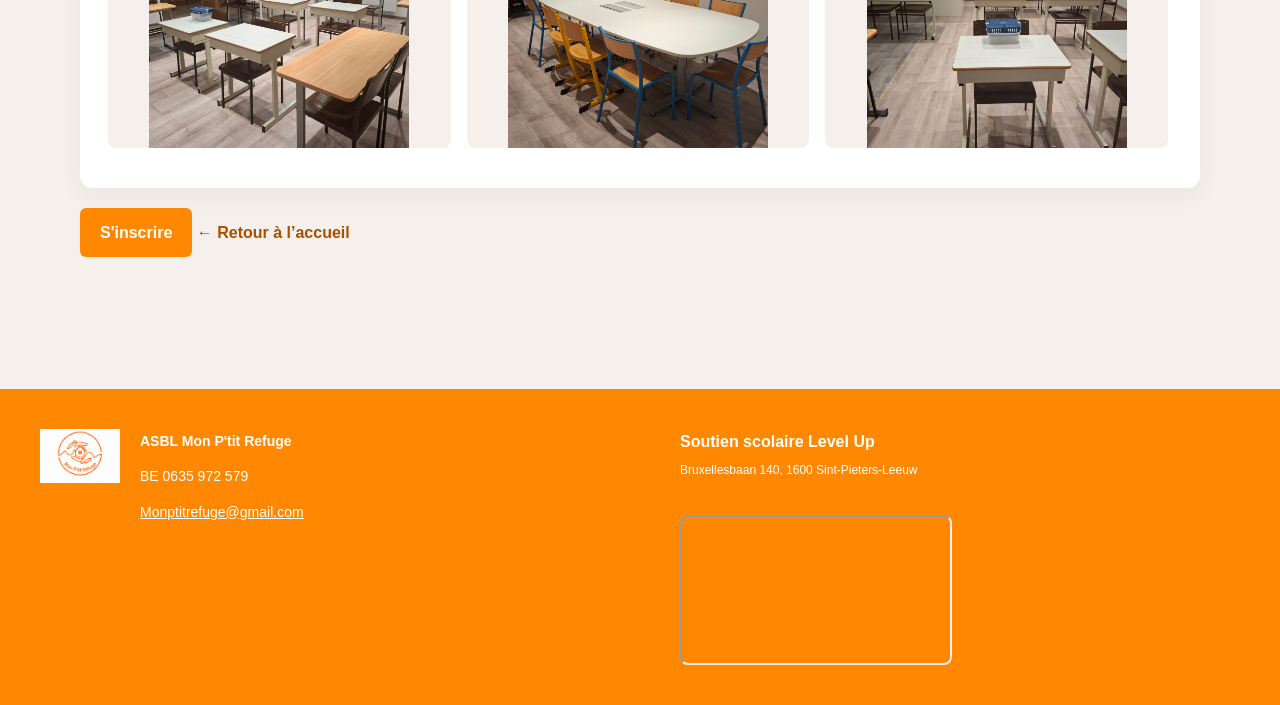
<file: levelup_fr.html>
<!DOCTYPE html>
<html lang="fr">
<head>
    <meta charset="UTF-8">
    <meta name="viewport" content="width=device-width, initial-scale=1.0">
    <meta name="description" content="Cours privés de soutien scolaire et séminaires pour les parents avec Level Up.">
    <title>Level Up Soutien scolaire | ASBL Mon P'tit Refuge</title>
    <link rel="stylesheet" href="style.css">
</head>
<body>
    <header>
        <a class="logo" href="index.html" aria-label="Accueil Mon P'tit Refuge">
            <img src="Afbeelding1.png" alt="Logo de l'ASBL Mon P'tit Refuge">
        </a>
        <nav aria-label="Navigation principale">
            <a href="index.html#about">À PROPOS DE NOUS</a>
            <a href="babycare_fr.html">CRÈCHE</a>
            <a href="levelup_fr.html" aria-current="page">SOUTIEN SCOLAIRE</a>
            <a href="maison_fr.html">MAISON DE QUARTIER</a>
            <a href="inscription_fr.html">S'INSCRIRE</a>
            <a href="index.html#contact">CONTACT</a>
            <span class="language-toggle">🌐 FR</span>
        </nav>
    </header>

    <main class="service-page">
        <section class="service-hero" aria-labelledby="page-title">
            <div>
                <span class="service-eyebrow">Accompagnement scolaire</span>
                <h1 id="page-title">Level Up Soutien scolaire</h1>
                <p class="service-lead">Un accompagnement adapté aux élèves scolarisés dans l’enseignement néerlandophone et un soutien aux parents pour les aider à suivre la scolarité de leurs enfants.</p>
            </div>
            <img class="service-hero-image" src="levelup_studiebegeleiding.jpeg" alt="Accompagnement scolaire Level Up">
        </section>

        <div class="service-content">
            <section class="service-card service-highlight">
                <h2>Cours privés de soutien et de remédiation</h2>
                <p>Nous organisons des cours privés de soutien et de remédiation scolaire, avec des professeurs expérimentés, pour les élèves qui sont scolarisés dans l’enseignement néerlandophone.</p>
            </section>

            <section class="service-card">
                <h2>Séminaires pour les parents</h2>
                <p>Nous organisons également des séminaires à l’attention des parents dont la langue maternelle n’est pas le néerlandais afin de les aider à mieux suivre et aider leurs enfants inscrits dans l’enseignement néerlandophone.</p>
            </section>

            <section class="service-card service-highlight">
                <h2>Informations pratiques</h2>
                <p><strong>Public :</strong> élèves de l’enseignement primaire et secondaire.</p>
                <p><strong>Tarif :</strong> 20 € par heure.</p>
                <p><strong>Adresse :</strong><br>
                    Bruxellesbaan 140<br>
                    1600 Sint-Pieters-Leeuw
                </p>
                <p><strong>Horaires :</strong></p>
                <ul>
                    <li>Mercredi : 14 h–15 h ou 15 h–16 h</li>
                    <li>Vendredi : 16 h 30–17 h 30</li>
                    <li>Samedi : 11 h–12 h ou 12 h–13 h</li>
                </ul>
                <p><strong>Contact :</strong> <a href="mailto:Monptitrefuge@gmail.com">Monptitrefuge@gmail.com</a></p>
            </section>
        </div>

        <section class="service-gallery" aria-labelledby="gallery-title">
            <div class="service-gallery-header">
                <h2 id="gallery-title">Quelques moments en images</h2>
                <div class="service-gallery-controls">
                    <button class="gallery-control" type="button" data-direction="-1" aria-label="Photos précédentes">‹</button>
                    <button class="gallery-control" type="button" data-direction="1" aria-label="Photos suivantes">›</button>
                </div>
            </div>
            <div class="service-gallery-track" id="service-gallery-track" aria-label="Photos de soutien scolaire">
                <img src="WhatsApp 2.jpeg" alt="Photo de soutien scolaire 1">
                <img src="WhatsApp 3.jpeg" alt="Photo de soutien scolaire 2">
                <img src="WhatsApp 4.jpeg" alt="Photo de soutien scolaire 3">
                <img src="WhatsApp 5.jpeg" alt="Photo de soutien scolaire 4">
                <img src="WhatsApp Image 2026-09-07 at 22.31.04.jpeg" alt="Photo de soutien scolaire 5">
            </div>
        </section>

        <a class="signup-button" href="https://docs.google.com/forms/d/e/1FAIpQLSeVRFsTzlRAlACJE67jzJJUPJZH_7bzkMJfndi71wMGg5M4LQ/viewform?usp=header">S'inscrire</a>
        <a class="service-back-link" href="index.html">← Retour à l’accueil</a>
    </main>

    <footer>
        <div class="footer-left">
            <div class="footer-logo">
                <img src="Afbeelding1.png" alt="Logo de l'ASBL Mon P'tit Refuge">
            </div>
            <div class="footer-contact">
                <p><strong>ASBL Mon P'tit Refuge</strong></p>
                <p>BE 0635 972 579</p>
                <p><a href="mailto:Monptitrefuge@gmail.com" style="color: white;">Monptitrefuge@gmail.com</a></p>
            </div>
        </div>
        <div class="footer-maps">
            <div class="footer-map">
                <h2>Soutien scolaire Level Up</h2>
                <p>Bruxellesbaan 140, 1600 Sint-Pieters-Leeuw</p>
                <iframe
                    src="https://www.google.com/maps?q=Bruxellesbaan+140,+1600+Sint-Pieters-Leeuw&amp;output=embed&amp;hl=fr"
                    title="Carte Google Maps du soutien scolaire Level Up : Bruxellesbaan 140, 1600 Sint-Pieters-Leeuw"
                    allowfullscreen
                    loading="lazy"
                    referrerpolicy="no-referrer-when-downgrade">
                </iframe>
            </div>
        </div>
    </footer>
    <script>
        var galleryTrack = document.getElementById('service-gallery-track');
        document.querySelectorAll('.gallery-control').forEach(function (button) {
            button.addEventListener('click', function () {
                var image = galleryTrack.querySelector('img');
                var gap = parseFloat(window.getComputedStyle(galleryTrack).columnGap) || 0;
                var scrollDistance = image.getBoundingClientRect().width + gap;
                galleryTrack.scrollBy({
                    left: scrollDistance * Number(button.dataset.direction),
                    behavior: 'smooth'
                });
            });
        });
    </script>
</body>
</html>
</file>
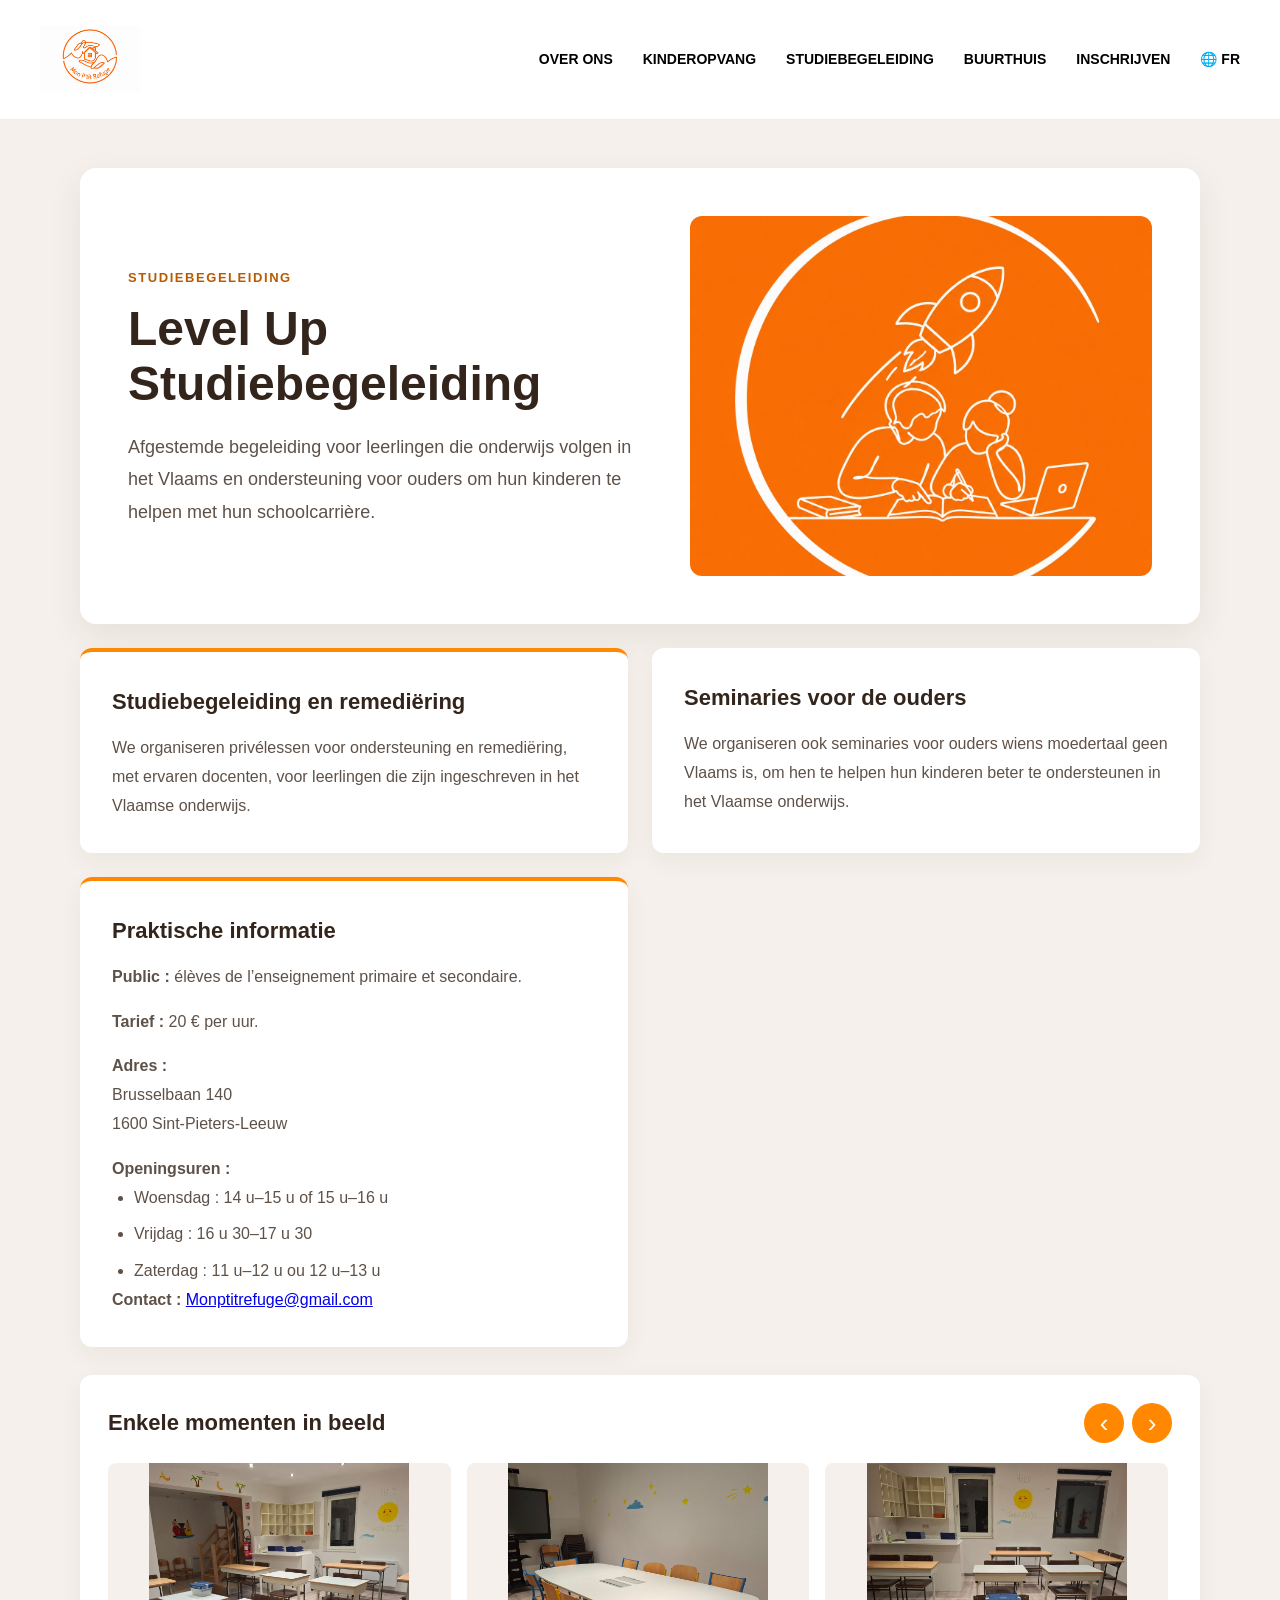
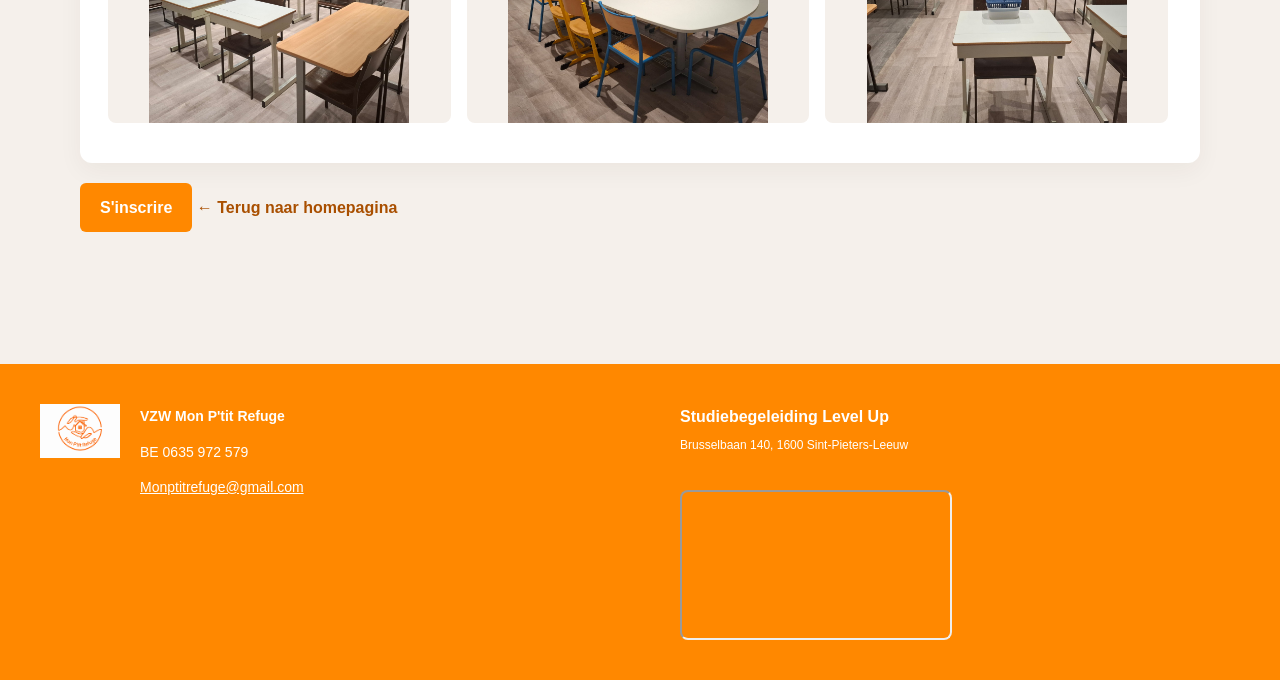
<file: levelup_nl.html>
<!DOCTYPE html>
<html lang="nl">
<head>
    <meta charset="UTF-8">
    <meta name="viewport" content="width=device-width, initial-scale=1.0">
    <meta name="description" content="Cours privés de soutien scolaire et séminaires pour les parents avec Level Up.">
    <title>Studiebegeleiding Level Up | VZW Mon P'tit Refuge</title>
    <link rel="stylesheet" href="style.css">
</head>
<body>
    <header>
        <a class="logo" href="index.html" aria-label="Accueil Mon P'tit Refuge">
            <img src="Afbeelding1.png" alt="Logo de l'ASBL Mon P'tit Refuge">
        </a>
        <nav aria-label="Navigation principale">
            <a href="index.html#about">OVER ONS</a>
            <a href="babycare_nl.html">KINDEROPVANG</a>
            <a href="levelup_nl.html" aria-current="page">STUDIEBEGELEIDING</a>
            <a href="maison_nl.html">BUURTHUIS</a>
            <a href="inscription_nl.html">INSCHRIJVEN</a>
            <a href="levelup_fr.html">🌐 FR</a>
        </nav>
    </header>

    <main class="service-page">
        <section class="service-hero" aria-labelledby="page-title">
            <div>
                <span class="service-eyebrow">Studiebegeleiding</span>
                <h1 id="page-title">Level Up Studiebegeleiding</h1>
                <p class="service-lead">Afgestemde begeleiding voor leerlingen die onderwijs volgen in het Vlaams en ondersteuning voor ouders om hun kinderen te helpen met hun schoolcarrière.</p>
            </div>
            <img class="service-hero-image" src="levelup_studiebegeleiding.jpeg" alt="Accompagnement scolaire Level Up">
        </section>

        <div class="service-content">
            <section class="service-card service-highlight">
                <h2>Studiebegeleiding en remediëring</h2>
                <p>We organiseren privélessen voor ondersteuning en remediëring, met ervaren docenten, voor leerlingen die zijn ingeschreven in het Vlaamse onderwijs.</p>
            </section>

            <section class="service-card">
                <h2>Seminaries voor de ouders</h2>
                <p>We organiseren ook seminaries voor ouders wiens moedertaal geen Vlaams is, om hen te helpen hun kinderen beter te ondersteunen in het Vlaamse onderwijs.</p>
            </section>

            <section class="service-card service-highlight">
                <h2>Praktische informatie</h2>
                <p><strong>Public :</strong> élèves de l’enseignement primaire et secondaire.</p>
                <p><strong>Tarief :</strong> 20 € per uur.</p>
                <p><strong>Adres :</strong><br>
                    Brusselbaan 140<br>
                    1600 Sint-Pieters-Leeuw
                </p>
                <p><strong>Openingsuren :</strong></p>
                <ul>
                    <li>Woensdag : 14 u–15 u of 15 u–16 u</li>
                    <li>Vrijdag : 16 u 30–17 u 30</li>
                    <li>Zaterdag : 11 u–12 u ou 12 u–13 u</li>
                </ul>
                <p><strong>Contact :</strong> <a href="mailto:Monptitrefuge@gmail.com">Monptitrefuge@gmail.com</a></p>
            </section>
        </div>

        <section class="service-gallery" aria-labelledby="gallery-title">
            <div class="service-gallery-header">
                <h2 id="gallery-title">Enkele momenten in beeld</h2>
                <div class="service-gallery-controls">
                    <button class="gallery-control" type="button" data-direction="-1" aria-label="Photos précédentes">‹</button>
                    <button class="gallery-control" type="button" data-direction="1" aria-label="Photos suivantes">›</button>
                </div>
            </div>
            <div class="service-gallery-track" id="service-gallery-track" aria-label="Photos de soutien scolaire">
                <img src="WhatsApp 2.jpeg" alt="Photo de soutien scolaire 1">
                <img src="WhatsApp 3.jpeg" alt="Photo de soutien scolaire 2">
                <img src="WhatsApp 4.jpeg" alt="Photo de soutien scolaire 3">
                <img src="WhatsApp 5.jpeg" alt="Photo de soutien scolaire 4">
                <img src="WhatsApp Image 2026-09-07 at 22.31.04.jpeg" alt="Photo de soutien scolaire 5">
            </div>
        </section>

        <a class="signup-button" href="https://docs.google.com/forms/d/e/1FAIpQLSeVRFsTzlRAlACJE67jzJJUPJZH_7bzkMJfndi71wMGg5M4LQ/viewform?usp=header">S'inscrire</a>
        <a class="service-back-link" href="index.html">← Terug naar homepagina</a>
    </main>

    <footer>
        <div class="footer-left">
            <div class="footer-logo">
                <img src="Afbeelding1.png" alt="Logo de l'ASBL Mon P'tit Refuge">
            </div>
            <div class="footer-contact">
                <p><strong>VZW Mon P'tit Refuge</strong></p>
                <p>BE 0635 972 579</p>
                <p><a href="mailto:Monptitrefuge@gmail.com" style="color: white;">Monptitrefuge@gmail.com</a></p>
            </div>
        </div>
        <div class="footer-maps">
            <div class="footer-map">
                <h2>Studiebegeleiding Level Up</h2>
                <p>Brusselbaan 140, 1600 Sint-Pieters-Leeuw</p>
                <iframe
                    src="https://www.google.com/maps?q=Brusselbaan+140,+1600+Sint-Pieters-Leeuw&amp;output=embed&amp;hl=fr"
                    title="Carte Google Maps du soutien scolaire Level Up : Brusselbaan 140, 1600 Sint-Pieters-Leeuw"
                    allowfullscreen
                    loading="lazy"
                    referrerpolicy="no-referrer-when-downgrade">
                </iframe>
            </div>
        </div>
    </footer>
    <script>
        var galleryTrack = document.getElementById('service-gallery-track');
        document.querySelectorAll('.gallery-control').forEach(function (button) {
            button.addEventListener('click', function () {
                var image = galleryTrack.querySelector('img');
                var gap = parseFloat(window.getComputedStyle(galleryTrack).columnGap) || 0;
                var scrollDistance = image.getBoundingClientRect().width + gap;
                galleryTrack.scrollBy({
                    left: scrollDistance * Number(button.dataset.direction),
                    behavior: 'smooth'
                });
            });
        });
    </script>
</body>
</html>
</file>
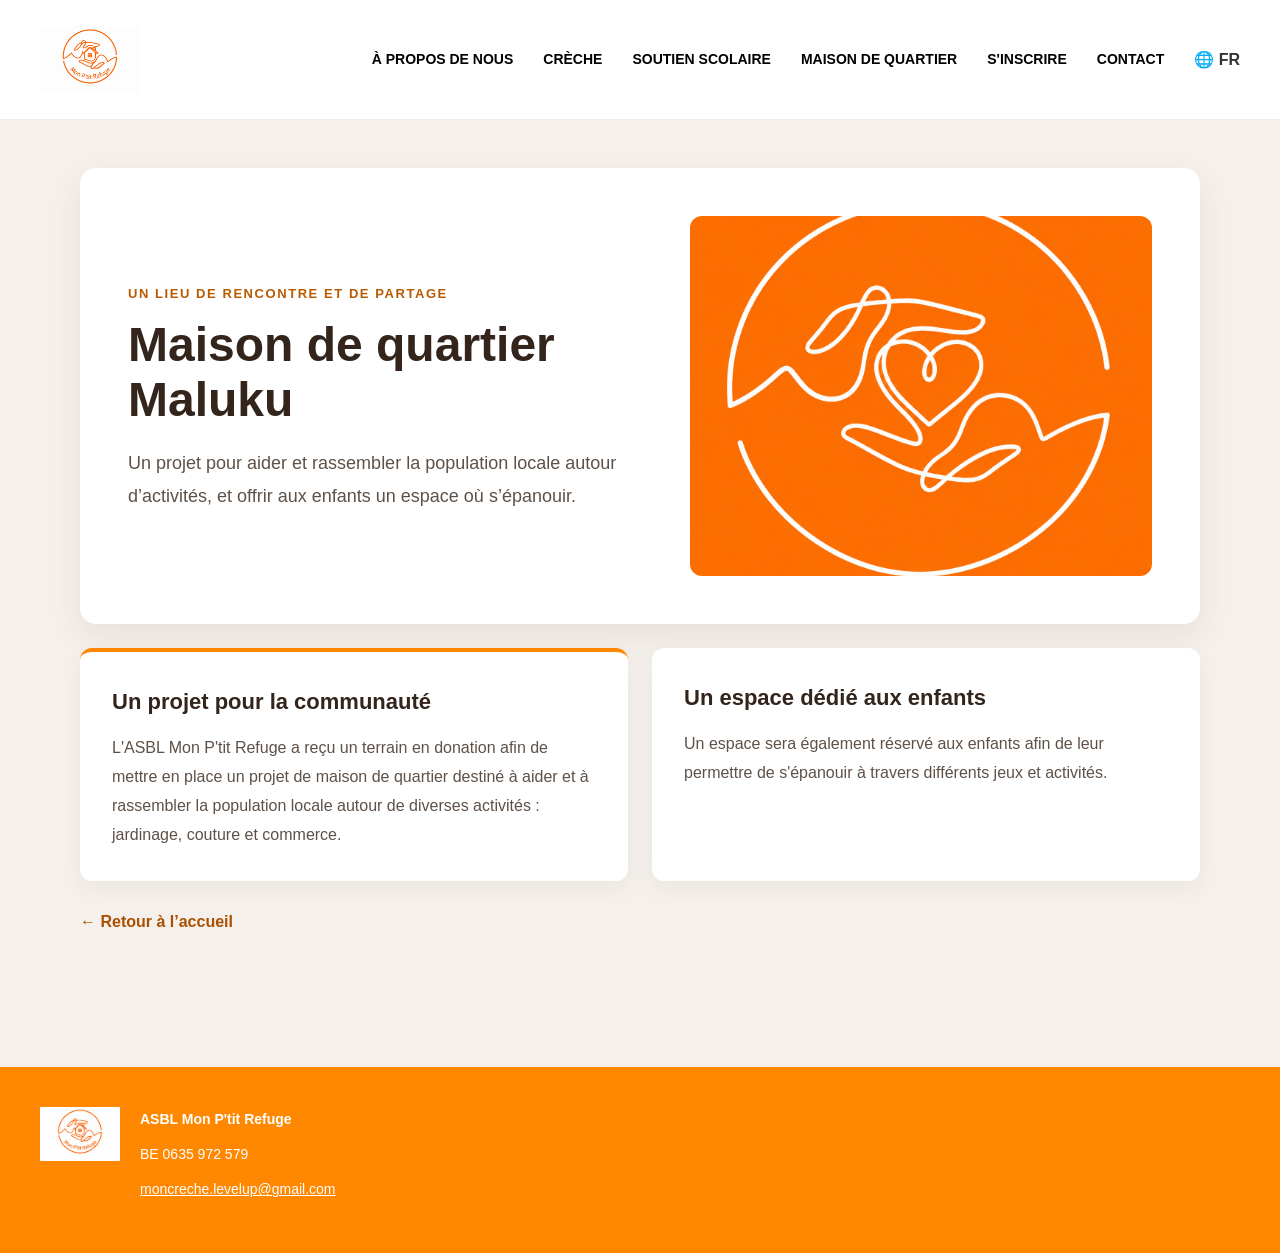
<file: maison_fr.html>
<!DOCTYPE html>
<html lang="fr">
<head>
    <meta charset="UTF-8">
    <meta name="viewport" content="width=device-width, initial-scale=1.0">
    <meta name="description" content="Découvrez le projet de maison de quartier Maluku porté par l'ASBL Mon P'tit Refuge.">
    <title>Maison de quartier Maluku | ASBL Mon P'tit Refuge</title>
    <link rel="stylesheet" href="style.css">
</head>
<body>
    <header>
        <a class="logo" href="index.html" aria-label="Accueil Mon P'tit Refuge">
            <img src="Afbeelding1.png" alt="Logo de l'ASBL Mon P'tit Refuge">
        </a>
        <nav aria-label="Navigation principale">
            <a href="index.html#about">À PROPOS DE NOUS</a>
            <a href="babycare_fr.html">CRÈCHE</a>
            <a href="levelup_fr.html">SOUTIEN SCOLAIRE</a>
            <a href="maison_fr.html" aria-current="page">MAISON DE QUARTIER</a>
            <a href="inscription_fr.html">S'INSCRIRE</a>
            <a href="index.html#contact">CONTACT</a>
            <span class="language-toggle">🌐 FR</span>
        </nav>
    </header>

    <main class="service-page">
        <section class="service-hero" aria-labelledby="page-title">
            <div>
                <span class="service-eyebrow">Un lieu de rencontre et de partage</span>
                <h1 id="page-title">Maison de quartier Maluku</h1>
                <p class="service-lead">Un projet pour aider et rassembler la population locale autour d’activités, et offrir aux enfants un espace où s’épanouir.</p>
            </div>
            <img class="service-hero-image" src="Afbeelding2.png" alt="Projet de maison de quartier Maluku">
        </section>

        <div class="service-content">
            <section class="service-card service-highlight">
                <h2>Un projet pour la communauté</h2>
                <p>L'ASBL Mon P'tit Refuge a reçu un terrain en donation afin de mettre en place un projet de maison de quartier destiné à aider et à rassembler la population locale autour de diverses activités : jardinage, couture et commerce.</p>
            </section>

            <section class="service-card">
                <h2>Un espace dédié aux enfants</h2>
                <p>Un espace sera également réservé aux enfants afin de leur permettre de s'épanouir à travers différents jeux et activités.</p>
            </section>
        </div>

        <a class="service-back-link" href="index.html">← Retour à l’accueil</a>
    </main>

    <footer>
        <div class="footer-left">
            <div class="footer-logo">
                <img src="Afbeelding1.png" alt="Logo de l'ASBL Mon P'tit Refuge">
            </div>
            <div class="footer-contact">
                <p><strong>ASBL Mon P'tit Refuge</strong></p>
                <p>BE 0635 972 579</p>
                <p><a href="mailto:moncreche.levelup@gmail.com" style="color: white;">moncreche.levelup@gmail.com</a></p>
            </div>
        </div>
    </footer>
</body>
</html>
</file>
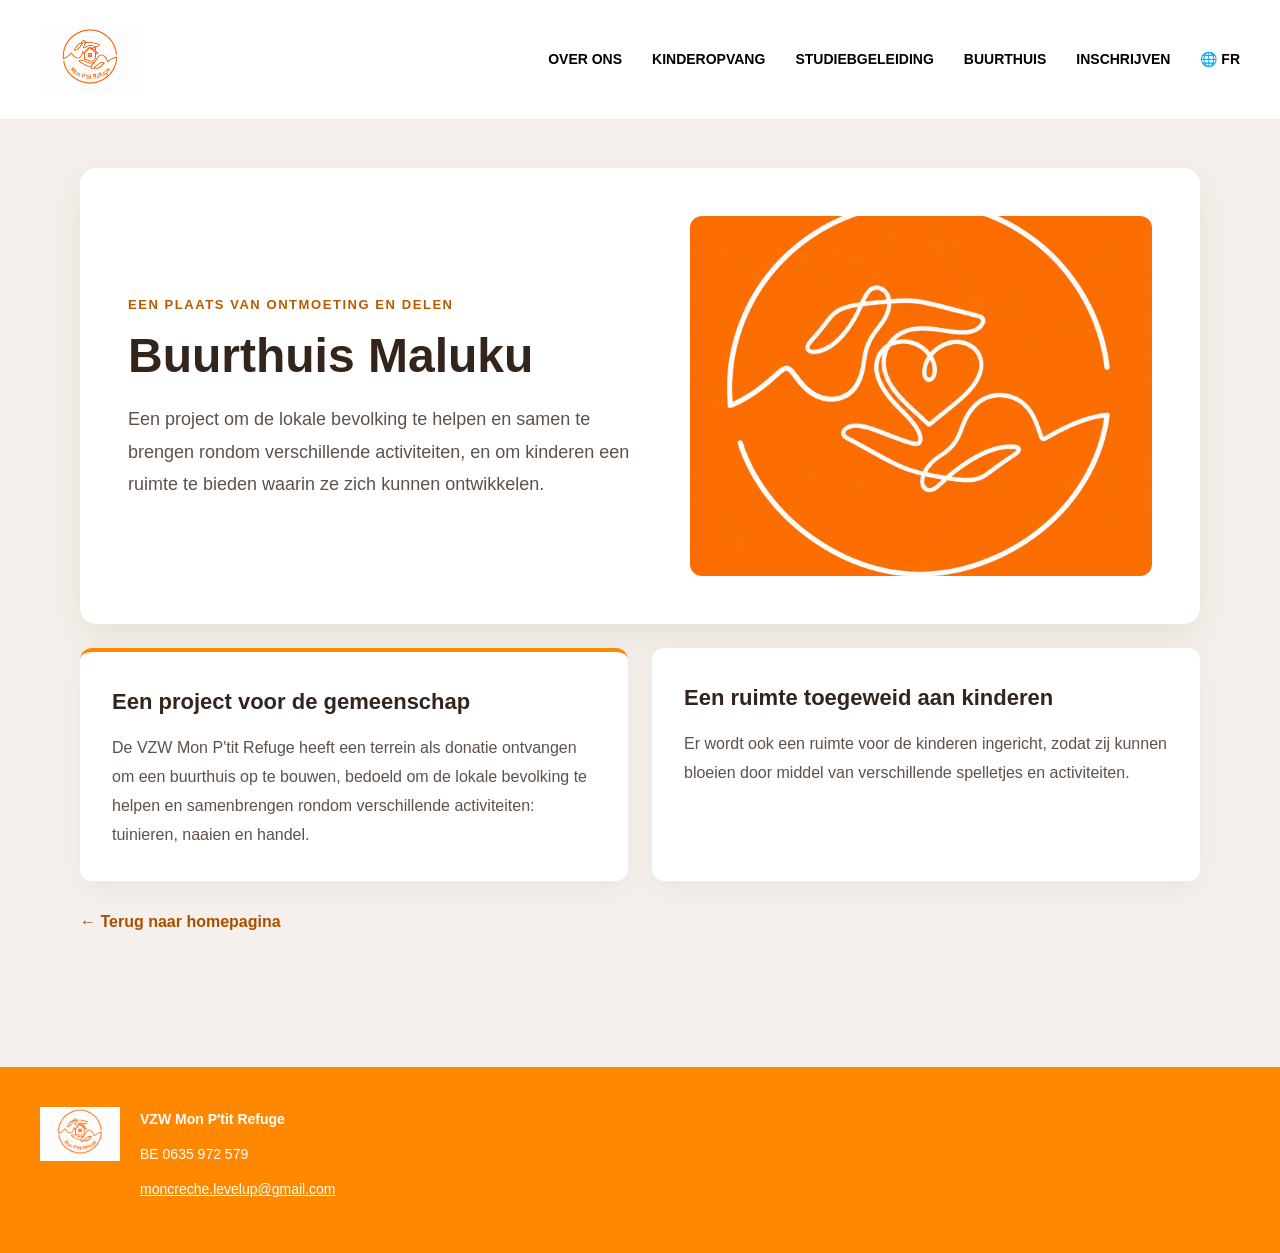
<file: maison_nl.html>
<!DOCTYPE html>
<html lang="nl">
<head>
    <meta charset="UTF-8">
    <meta name="viewport" content="width=device-width, initial-scale=1.0">
    <meta name="description" content="Découvrez le projet de maison de quartier Maluku porté par l'ASBL Mon P'tit Refuge.">
    <title>Buurthuis Maluku | VZW Mon P'tit Refuge</title>
    <link rel="stylesheet" href="style.css">
</head>
<body>
    <header>
        <a class="logo" href="index.html" aria-label="Accueil Mon P'tit Refuge">
            <img src="Afbeelding1.png" alt="Logo de l'ASBL Mon P'tit Refuge">
        </a>
        <nav aria-label="Navigation principale">
            <a href="index.html#about">OVER ONS</a>
            <a href="babycare_nl.html">KINDEROPVANG</a>
            <a href="levelup_nl.html">STUDIEBGELEIDING</a>
            <a href="maison_nl.html" aria-current="page">BUURTHUIS</a>
            <a href="inscription_nl.html">INSCHRIJVEN</a>
            <a href="maison_fr.html">🌐 FR</a>
        </nav>
    </header>

    <main class="service-page">
        <section class="service-hero" aria-labelledby="page-title">
            <div>
                <span class="service-eyebrow">Een plaats van ontmoeting en delen</span>
                <h1 id="page-title">Buurthuis Maluku</h1>
                <p class="service-lead">Een project om de lokale bevolking te helpen en samen te brengen rondom verschillende activiteiten, en om kinderen een ruimte te bieden waarin ze zich kunnen ontwikkelen.</p>
            </div>
            <img class="service-hero-image" src="Afbeelding2.png" alt="Projet de maison de quartier Maluku">
        </section>

        <div class="service-content">
            <section class="service-card service-highlight">
                <h2>Een project voor de gemeenschap</h2>
                <p>De VZW Mon P'tit Refuge heeft een terrein als donatie ontvangen om een buurthuis op te bouwen, bedoeld om de lokale bevolking te helpen en samenbrengen rondom verschillende activiteiten: tuinieren, naaien en handel.</p>
            </section>

            <section class="service-card">
                <h2>Een ruimte toegeweid aan kinderen</h2>
                <p>Er wordt ook een ruimte voor de kinderen ingericht, zodat zij kunnen bloeien door middel van verschillende spelletjes en activiteiten.</p>
            </section>
        </div>

        <a class="service-back-link" href="index.html">← Terug naar homepagina</a>
    </main>

    <footer>
        <div class="footer-left">
            <div class="footer-logo">
                <img src="Afbeelding1.png" alt="Logo de l'ASBL Mon P'tit Refuge">
            </div>
            <div class="footer-contact">
                <p><strong>VZW Mon P'tit Refuge</strong></p>
                <p>BE 0635 972 579</p>
                <p><a href="mailto:moncreche.levelup@gmail.com" style="color: white;">moncreche.levelup@gmail.com</a></p>
            </div>
        </div>
    </footer>
</body>
</html>
</file>
<file: style.css>
* {
            margin: 0;
            padding: 0;
            box-sizing: border-box;
        }

        body {
            font-family: Arial, sans-serif;
            line-height: 1.6;
            color: #333;
            background-color: #f5f0eb;
        }

        /* Header & Navigation */
        header {
            background-color: #fff;
            padding: 20px 40px;
            display: flex;
            justify-content: space-between;
            align-items: center;
            border-bottom: 1px solid #eee;
        }

        .logo {
            width: 60px;
            height: 60px;
        }

        .logo img {
            width: 100%;
            height: auto;
        }

        nav {
            display: flex;
            gap: 30px;
            align-items: center;
        }

        nav a {
            text-decoration: none;
            color: #000;
            font-weight: bold;
            font-size: 14px;
        }

        nav a:hover {
            color: #ff8800;
        }

        .language-toggle {
            cursor: pointer;
            font-weight: bold;
        }

        /* Main Sections */
        .sections-grid {
            display: grid;
            grid-template-columns: repeat(3, minmax(0, 1fr));
            gap: 20px;
            margin: 20px 40px;
        }

        .section {
            display: flex;
            flex-direction: column;
            align-items: stretch;
            padding: 24px;
            margin: 0;
            background-color: #fff;
            border-radius: 8px;
        }

        .section-content {
            flex: 1;
        }

        .section-image {
            text-align: center;
            margin: 12px 0;
        }

        .section-image img {
            width: 100%;
            max-width: 240px;
            height: auto;
            border-radius: 8px;
        }

        @media (min-width: 769px) {
            header {
                height: 120px;
                padding: 10px 40px;
            }

            .logo {
                width: 100px;
                height: 100px;
            }

            .logo img {
                height: 100%;
                object-fit: contain;
            }

        }

        @media (min-width: 769px) and (max-width: 1024px) {
            .sections-grid {
                grid-template-columns: repeat(2, minmax(0, 1fr));
            }

            footer {
                flex-direction: column;
            }

            .footer-maps {
                width: 100%;
            }
        }

        h1 {
            font-size: 36px;
            margin-bottom: 15px;
            font-weight: bold;
        }

        h2 {
            font-size: 28px;
            margin-bottom: 15px;
            font-weight: bold;
        }

        .learn-more {
            display: inline-block;
            background: none;
            border: 0;
            color: #ff8800;
            cursor: pointer;
            font-weight: bold;
            margin-top: 10px;
            padding: 0;
            font-size: inherit;
            text-decoration: none;
        }

        .learn-more:hover {
            text-decoration: underline;
        }

        .section-details {
            display: none;
            margin-top: 16px;
            padding: 16px;
            background-color: #f9f9f9;
            border-left: 4px solid #ff8800;
            border-radius: 4px;
        }

        .section-details.is-open {
            display: block;
        }

        .section-details p,
        .section-details address,
        .section-details ul {
            margin-bottom: 16px;
        }

        .section-details p:last-child,
        .section-details ul:last-child {
            margin-bottom: 0;
        }

        .section-details address {
            font-style: normal;
        }

        .section-details ul {
            padding-left: 24px;
        }

        .section-details li {
            margin-bottom: 6px;
        }

        /* About Section */
        .about-section {
            background-color: #fff;
            padding: 60px 40px;
            margin: 20px 40px;
            border-radius: 8px;
        }

        .about-title {
            font-size: 32px;
            font-weight: bold;
            margin-bottom: 30px;
        }

        .about-intro {
            margin-bottom: 40px;
            line-height: 1.8;
        }

        .team-container {
            display: flex;
            gap: 40px;
            align-items: flex-start;
        }

        .team-members {
            flex: 1;
        }

        .team-member {
            margin-bottom: 20px;
        }

        .team-member-name {
            font-weight: bold;
            margin-bottom: 5px;
        }

        .team-member-description {
            color: #666;
            font-size: 14px;
            line-height: 1.6;
        }

        .team-photo {
            flex: 1;
            text-align: center;
        }

        .team-photo img {
            max-width: 65%;
            height: auto;
            border-radius: 8px;
        }

        .quote-section {
            text-align: center;
            margin-top: 40px;
            padding: 30px;
            background-color: #f9f9f9;
            border-radius: 8px;
            font-style: italic;
            color: #333;
            border-left: 4px solid #ff8800;
        }

        .quote-icon {
            font-size: 48px;
            color: #d4a5d4;
            text-align: left;
            margin-bottom: 10px;
        }

        /* Footer */
        footer {
            background-color: #ff8800;
            color: white;
            padding: 40px;
            margin-top: 60px;
            display: flex;
            justify-content: space-between;
            align-items: flex-start;
            gap: 40px;
        }

        .footer-left {
            display: flex;
            gap: 20px;
            align-items: flex-start;
        }

        .footer-logo {
            width: 80px;
            height: auto;
        }

        .footer-logo img {
            width: 100%;
            height: auto;
        }

        .footer-contact {
            font-size: 14px;
            line-height: 1.8;
        }

        .footer-contact p {
            margin-bottom: 10px;
        }

        .footer-email {
            font-size: 12px;
            color: #fff;
        }

        .footer-maps {
            display: grid;
            grid-template-columns: repeat(2, minmax(0, 1fr));
            gap: 16px;
            width: min(560px, 100%);
        }

        .footer-map h2 {
            margin-bottom: 6px;
            font-size: 16px;
        }

        .footer-map p {
            min-height: 44px;
            margin-bottom: 10px;
            font-size: 12px;
            line-height: 1.5;
        }

        .footer-map iframe {
            display: block;
            width: 100%;
            height: 150px;
            border-radius: 8px;
        }

        /* Service pages */
        .service-page {
            max-width: 1200px;
            margin: 0 auto;
            padding: 48px 40px 72px;
        }

        .service-hero {
            display: grid;
            grid-template-columns: minmax(0, 1fr) minmax(280px, 0.9fr);
            align-items: center;
            gap: 48px;
            padding: 48px;
            background: #fff;
            border-radius: 16px;
            box-shadow: 0 12px 35px rgba(67, 45, 28, 0.08);
        }

        .service-eyebrow {
            display: inline-block;
            margin-bottom: 12px;
            color: #b85b00;
            font-size: 13px;
            font-weight: bold;
            letter-spacing: 0.12em;
            text-transform: uppercase;
        }

        .service-hero h1 {
            margin-bottom: 20px;
            color: #33251c;
            font-size: clamp(32px, 4vw, 48px);
            line-height: 1.15;
        }

        .service-lead {
            color: #5e5148;
            font-size: 18px;
            line-height: 1.8;
        }

        .service-hero-image {
            width: 100%;
            height: 360px;
            object-fit: cover;
            border-radius: 12px;
        }

        .service-content {
            display: grid;
            grid-template-columns: repeat(2, minmax(0, 1fr));
            gap: 24px;
            margin-top: 24px;
        }

        .service-card {
            padding: 32px;
            background: #fff;
            border-radius: 12px;
            box-shadow: 0 8px 24px rgba(67, 45, 28, 0.05);
        }

        .service-card h2 {
            color: #33251c;
            font-size: 22px;
        }

        .service-card p,
        .service-card li,
        .service-card address {
            color: #5e5148;
            line-height: 1.8;
        }

        .service-card p + p {
            margin-top: 16px;
        }

        .service-card ul {
            padding-left: 22px;
        }

        .service-card li + li {
            margin-top: 8px;
        }

        .service-highlight {
            border-top: 4px solid #ff8800;
        }

        .signup-intro {
            max-width: 760px;
            margin: 0 auto;
            text-align: center;
        }

        .signup-intro h1 {
            margin-bottom: 12px;
            color: #33251c;
            font-size: clamp(32px, 4vw, 44px);
            line-height: 1.15;
        }

        .signup-intro p,
        .signup-options p {
            color: #5e5148;
            line-height: 1.8;
        }

        .signup-options .service-card {
            display: flex;
            flex-direction: column;
            align-items: flex-start;
        }

        .signup-options h2 {
            margin-bottom: 12px;
        }

        .signup-button {
            display: inline-block;
            margin-top: 20px;
            padding: 12px 20px;
            border-radius: 6px;
            background: #ff8800;
            color: #fff;
            font-weight: bold;
            text-align: center;
            text-decoration: none;
        }

        .signup-button:hover {
            background: #d96f00;
        }

        .signup-button:focus-visible {
            outline: 3px solid #33251c;
            outline-offset: 3px;
        }

        .service-gallery {
            margin-top: 28px;
            padding: 28px;
            background: #fff;
            border-radius: 12px;
            box-shadow: 0 8px 24px rgba(67, 45, 28, 0.05);
        }

        .service-gallery-header {
            display: flex;
            align-items: center;
            justify-content: space-between;
            gap: 16px;
            margin-bottom: 18px;
        }

        .service-gallery h2 {
            margin-bottom: 0;
            color: #33251c;
            font-size: 22px;
        }

        .service-gallery-controls {
            display: flex;
            gap: 8px;
        }

        .gallery-control {
            width: 40px;
            height: 40px;
            border: 0;
            border-radius: 50%;
            background: #ff8800;
            color: #fff;
            font-size: 26px;
            line-height: 1;
            cursor: pointer;
        }

        .gallery-control:hover {
            background: #d96f00;
        }

        .gallery-control:focus-visible {
            outline: 3px solid #33251c;
            outline-offset: 3px;
        }

        .service-gallery-track {
            display: grid;
            grid-auto-columns: calc((100% - 32px) / 3);
            grid-auto-flow: column;
            gap: 16px;
            overflow-x: auto;
            padding: 2px 2px 12px;
            scroll-snap-type: x mandatory;
            scrollbar-color: #ff8800 #f5f0eb;
        }

        .service-gallery-track img {
            width: 100%;
            height: 260px;
            object-fit: contain;
            background: #f5f0eb;
            border-radius: 8px;
            scroll-snap-align: start;
        }

        .service-back-link {
            display: inline-block;
            margin-top: 28px;
            color: #a94f00;
            font-weight: bold;
            text-decoration: none;
        }

        .service-back-link:hover {
            text-decoration: underline;
        }

        /* Responsive Design */
        @media (max-width: 768px) {
            header {
                flex-direction: column;
                gap: 20px;
            }

            nav {
                flex-wrap: wrap;
                justify-content: center;
                gap: 15px;
            }

            .sections-grid {
                grid-template-columns: 1fr;
                margin: 20px;
            }

            .section {
                padding: 30px 20px;
            }

            .section-image {
                text-align: center;
            }

            .team-container {
                flex-direction: column;
                gap: 20px;
            }

            .service-page {
                padding: 24px 20px 48px;
            }

            .service-hero {
                grid-template-columns: 1fr;
                gap: 24px;
                padding: 28px 24px;
            }

            .service-hero-image {
                height: 260px;
            }

            .service-content {
                grid-template-columns: 1fr;
                gap: 16px;
            }

            .service-card {
                padding: 24px;
            }

            .service-gallery {
                padding: 22px 18px;
            }

            .service-gallery-track {
                grid-auto-columns: 85%;
            }

            .service-gallery-track img {
                height: 240px;
            }

            footer {
                flex-direction: column;
                gap: 30px;
            }

            .footer-maps {
                width: 100%;
            }

            .footer-left {
                flex-wrap: wrap;
            }
        }

        @media (max-width: 520px) {
            .footer-maps {
                grid-template-columns: 1fr;
            }

            .footer-map p {
                min-height: 0;
            }
        }
</file>
